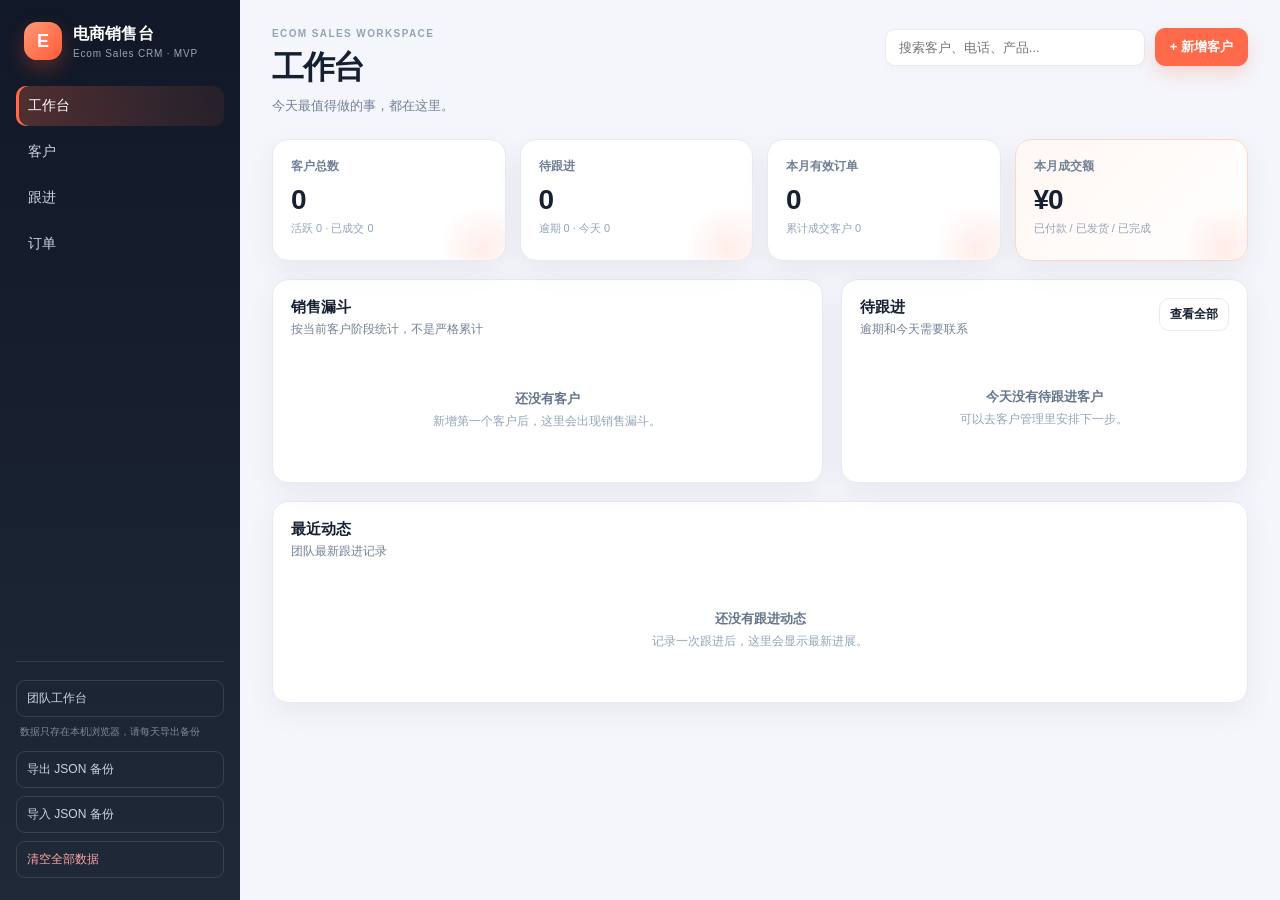
<file: index.html>
<!doctype html>
<html lang="zh-CN">
<head>
  <meta charset="utf-8">
  <meta name="viewport" content="width=device-width, initial-scale=1">
  <meta name="color-scheme" content="light">
  <title>电商销售台 · Ecom Sales CRM</title>
  <link rel="manifest" href="manifest.webmanifest">
  <link rel="icon" href="icon.svg" type="image/svg+xml">
  <meta name="theme-color" content="#111827">
  <link rel="stylesheet" href="styles.css">
</head>
<body>
  <div class="app">
    <aside class="sidebar">
      <div class="brand">
        <div class="logo">E</div>
        <div>
          <h2>电商销售台</h2>
          <p>Ecom Sales CRM · MVP</p>
        </div>
      </div>

      <nav class="nav" aria-label="主导航">
        <button type="button" class="nav-item active" data-view="dashboard">
          工作台<span id="navDueBadge" class="nav-badge hidden">0</span>
        </button>
        <button type="button" class="nav-item" data-view="customers">客户</button>
        <button type="button" class="nav-item" data-view="followups">
          跟进<span id="navFollowupBadge" class="nav-badge hidden">0</span>
        </button>
        <button type="button" class="nav-item" data-view="orders">
          订单<span id="navOrderBadge" class="nav-badge hidden">0</span>
        </button>
      </nav>

      <div class="sidebar-footer">
        <div class="save-note">数据只存在本机浏览器，请每天导出备份</div>
        <button type="button" class="ghost-dark" id="exportBtn">导出 JSON 备份</button>
        <button type="button" class="ghost-dark" id="importBtn">导入 JSON 备份</button>
        <button type="button" class="ghost-dark danger-text" id="resetBtn">清空全部数据</button>
        <input id="importFile" type="file" accept=".json,application/json" hidden>
      </div>
    </aside>

    <main>
      <header class="topbar">
        <div>
          <p class="eyebrow">ECOM SALES WORKSPACE</p>
          <h1 id="pageTitle">工作台</h1>
          <p id="pageSubtitle">今天最值得做的事，都在这里。</p>
        </div>
        <div class="top-actions">
          <label class="search-box">
            <input id="globalSearch" type="search" placeholder="搜索客户、电话、产品...">
          </label>
          <button type="button" class="btn primary" id="addCustomerBtn">+ 新增客户</button>
        </div>
      </header>

      <section id="view-dashboard" class="view active">
        <div class="kpi-grid">
          <div class="kpi">
            <div class="kpi-label">客户总数</div>
            <div class="kpi-value" id="kpiTotal">0</div>
            <div class="kpi-note" id="kpiTotalNote">—</div>
          </div>
          <div class="kpi">
            <div class="kpi-label">待跟进</div>
            <div class="kpi-value" id="kpiDue">0</div>
            <div class="kpi-note" id="kpiDueNote">—</div>
          </div>
          <div class="kpi">
            <div class="kpi-label">本月有效订单</div>
            <div class="kpi-value" id="kpiWon">0</div>
            <div class="kpi-note" id="kpiWonNote">—</div>
          </div>
          <div class="kpi accent-kpi">
            <div class="kpi-label">本月成交额</div>
            <div class="kpi-value" id="kpiRevenue">¥0</div>
            <div class="kpi-note" id="kpiRevenueNote">—</div>
          </div>
        </div>

        <div class="grid-2">
          <div class="panel">
            <div class="panel-head">
              <div><h3>销售漏斗</h3><p>按当前客户阶段统计，不是严格累计</p></div>
            </div>
            <div id="funnel" class="funnel"></div>
          </div>
          <div class="panel">
            <div class="panel-head">
              <div><h3>待跟进</h3><p>逾期和今天需要联系</p></div>
              <button type="button" class="btn small" data-view-link="followups">查看全部</button>
            </div>
            <div id="todayList"></div>
          </div>
        </div>

        <div class="panel recent-panel">
          <div class="panel-head">
            <div><h3>最近动态</h3><p>团队最新跟进记录</p></div>
          </div>
          <div id="recentList"></div>
        </div>
      </section>

      <section id="view-customers" class="view">
        <div class="panel">
          <div class="panel-head">
            <div><h3>客户管理</h3><p id="customerCountLabel">—</p></div>
            <div class="filters">
              <select id="statusFilter" class="select-compact" aria-label="按状态筛选">
                <option value="all">全部状态</option>
                <option value="new">新线索</option>
                <option value="contacted">已联系</option>
                <option value="qualified">有意向</option>
                <option value="quoted">已报价</option>
                <option value="won">已成交</option>
                <option value="lost">已流失</option>
              </select>
              <select id="sourceFilter" class="select-compact" aria-label="按来源筛选">
                <option value="all">全部来源</option>
                <option value="抖音">抖音</option>
                <option value="小红书">小红书</option>
                <option value="视频号">视频号</option>
                <option value="广告投放">广告投放</option>
                <option value="转介绍">转介绍</option>
                <option value="私域">私域</option>
                <option value="其他">其他</option>
              </select>
              <button type="button" class="btn small" id="importCsvBtn">导入 CSV</button>
              <input id="importCsvFile" type="file" accept=".csv,text/csv" hidden>
              <button type="button" class="btn small" id="exportCsvBtn">导出 CSV</button>
            </div>
          </div>
          <div class="table-wrap">
            <table>
              <thead>
                <tr>
                  <th>客户</th>
                  <th>来源</th>
                  <th>意向产品</th>
                  <th>状态</th>
                  <th>优先级</th>
                  <th>下次跟进</th>
                  <th>负责人</th>
                  <th>操作</th>
                </tr>
              </thead>
              <tbody id="customerTableBody"></tbody>
            </table>
          </div>
        </div>
      </section>

      <section id="view-followups" class="view">
        <div class="kpi-grid three">
          <div class="kpi">
            <div class="kpi-label">已逾期</div>
            <div class="kpi-value" id="followupOverdue">0</div>
            <div class="kpi-note">需要优先联系</div>
          </div>
          <div class="kpi">
            <div class="kpi-label">今天跟进</div>
            <div class="kpi-value" id="followupToday">0</div>
            <div class="kpi-note">今天约定好的客户</div>
          </div>
          <div class="kpi">
            <div class="kpi-label">未来 7 天</div>
            <div class="kpi-value" id="followupUpcoming">0</div>
            <div class="kpi-note">提前准备，不要临时抱佛脚</div>
          </div>
        </div>

        <div class="panel">
          <div class="panel-head">
            <div><h3>跟进队列</h3><p>按逾期、今天、未来 7 天分组</p></div>
            <button type="button" class="btn primary small" id="newFollowupBtn">+ 新增跟进</button>
          </div>
          <div id="followupGroups"></div>
        </div>
      </section>

      <section id="view-orders" class="view">
        <div class="kpi-grid">
          <div class="kpi">
            <div class="kpi-label">订单数</div>
            <div class="kpi-value" id="orderTotal">0</div>
            <div class="kpi-note">全部订单</div>
          </div>
          <div class="kpi">
            <div class="kpi-label">待付款</div>
            <div class="kpi-value" id="orderPendingAmount">¥0</div>
            <div class="kpi-note">需要催付的金额</div>
          </div>
          <div class="kpi">
            <div class="kpi-label">已收款</div>
            <div class="kpi-value" id="orderReceivedAmount">¥0</div>
            <div class="kpi-note">已付款/已发货/已完成</div>
          </div>
          <div class="kpi">
            <div class="kpi-label">退款</div>
            <div class="kpi-value" id="orderRefundAmount">¥0</div>
            <div class="kpi-note">需要复盘的金额</div>
          </div>
        </div>

        <div class="panel">
          <div class="panel-head">
            <div><h3>订单</h3><p>从报价到回款，记录每一笔成交</p></div>
            <div class="filters">
              <select id="orderStatusFilter" class="select-compact" aria-label="按订单状态筛选">
                <option value="all">全部状态</option>
                <option value="pending">待付款</option>
                <option value="paid">已付款</option>
                <option value="shipped">已发货</option>
                <option value="completed">已完成</option>
                <option value="refunded">已退款</option>
              </select>
              <button type="button" class="btn primary small" id="newOrderBtn">+ 新建订单</button>
            </div>
          </div>
          <div class="table-wrap">
            <table>
              <thead>
                <tr>
                  <th>客户</th>
                  <th>产品</th>
                  <th>金额</th>
                  <th>状态</th>
                  <th>创建时间</th>
                  <th>操作</th>
                </tr>
              </thead>
              <tbody id="orderTableBody"></tbody>
            </table>
          </div>
        </div>
      </section>
    </main>
  </div>

  <aside id="customerDrawer" class="drawer hidden" aria-label="客户详情">
    <div class="drawer-head">
      <div>
        <p class="eyebrow">CUSTOMER DETAIL</p>
        <h2 id="drawerName">客户</h2>
        <div id="drawerStatus"></div>
      </div>
      <button type="button" class="icon-btn" data-action="close-panels" aria-label="关闭">×</button>
    </div>
    <div id="drawerBody"></div>
  </aside>

  <div id="overlay" class="overlay hidden"></div>

  <div id="customerModal" class="modal hidden">
    <div class="modal-head">
      <h2 id="customerModalTitle">新增客户</h2>
      <button type="button" class="icon-btn" data-action="close-modals" aria-label="关闭">×</button>
    </div>
    <form id="customerForm">
      <input id="cfId" type="hidden">
      <div class="form-grid">
        <label class="field"><span>姓名 *</span><input id="cfName" required maxlength="40" placeholder="例如：林晓雨"></label>
        <label class="field"><span>手机</span><input id="cfPhone" maxlength="30" placeholder="选填"></label>
        <label class="field"><span>微信</span><input id="cfWechat" maxlength="60" placeholder="选填"></label>
        <label class="field"><span>来源</span>
          <select id="cfSource">
            <option value="抖音">抖音</option>
            <option value="小红书">小红书</option>
            <option value="视频号">视频号</option>
            <option value="广告投放">广告投放</option>
            <option value="转介绍">转介绍</option>
            <option value="私域">私域</option>
            <option value="其他">其他</option>
          </select>
        </label>
        <label class="field"><span>意向产品</span><input id="cfProduct" maxlength="80" placeholder="例如：夏季防晒衣"></label>
        <label class="field"><span>预算</span><input id="cfBudget" type="number" min="0" step="0.01" placeholder="0"></label>
        <label class="field"><span>状态</span>
          <select id="cfStatus">
            <option value="new">新线索</option>
            <option value="contacted">已联系</option>
            <option value="qualified">有意向</option>
            <option value="quoted">已报价</option>
            <option value="won">已成交</option>
            <option value="lost">已流失</option>
          </select>
        </label>
        <label class="field"><span>优先级</span>
          <select id="cfPriority">
            <option value="high">高</option>
            <option value="medium">中</option>
            <option value="low">低</option>
          </select>
        </label>
        <label class="field"><span>负责人</span><input id="cfOwner" maxlength="30" placeholder="例如：小周"></label>
        <label class="field"><span>下次跟进</span><input id="cfNextFollowUp" type="date"></label>
        <label class="field span-2"><span>标签（逗号分隔）</span><input id="cfTags" maxlength="120" placeholder="高意向, 防晒, 老客"></label>
        <label class="field span-2"><span>备注</span><textarea id="cfNotes" rows="3" maxlength="500" placeholder="记录客户需求、顾虑和沟通重点"></textarea></label>
      </div>
      <div class="form-actions">
        <button type="button" class="btn" data-action="close-modals">取消</button>
        <button type="submit" class="btn primary">保存客户</button>
      </div>
    </form>
  </div>

  <div id="followupModal" class="modal hidden">
    <div class="modal-head">
      <h2>新增跟进</h2>
      <button type="button" class="icon-btn" data-action="close-modals" aria-label="关闭">×</button>
    </div>
    <form id="followupForm">
      <div class="form-grid">
        <label class="field span-2"><span>客户 *</span><select id="ffCustomer" required></select></label>
        <label class="field"><span>沟通方式</span>
          <select id="ffType">
            <option value="微信">微信</option>
            <option value="电话">电话</option>
            <option value="面谈">面谈</option>
            <option value="直播">直播</option>
            <option value="其他">其他</option>
          </select>
        </label>
        <label class="field"><span>下次跟进</span><input id="ffNextFollowUp" type="date"></label>
        <label class="field span-2"><span>沟通内容 *</span><textarea id="ffContent" rows="4" required maxlength="800" placeholder="客户说了什么？顾虑是什么？下一步约定是什么？"></textarea></label>
      </div>
      <div class="form-actions">
        <button type="button" class="btn" data-action="close-modals">取消</button>
        <button type="submit" class="btn primary">保存跟进</button>
      </div>
    </form>
  </div>

  <div id="orderModal" class="modal hidden">
    <div class="modal-head">
      <h2>新建订单</h2>
      <button type="button" class="icon-btn" data-action="close-modals" aria-label="关闭">×</button>
    </div>
    <form id="orderForm">
      <div class="form-grid">
        <label class="field span-2"><span>客户 *</span><select id="ofCustomer" required></select></label>
        <label class="field"><span>产品 *</span><input id="ofProduct" required maxlength="100" placeholder="例如：防晒衣 x 2"></label>
        <label class="field"><span>金额 *</span><input id="ofAmount" type="number" required min="0.01" step="0.01" placeholder="0"></label>
        <label class="field"><span>订单状态</span>
          <select id="ofStatus">
            <option value="pending">待付款</option>
            <option value="paid">已付款</option>
            <option value="shipped">已发货</option>
            <option value="completed">已完成</option>
            <option value="refunded">已退款</option>
          </select>
        </label>
      </div>
      <div class="form-actions">
        <button type="button" class="btn" data-action="close-modals">取消</button>
        <button type="submit" class="btn primary">保存订单</button>
      </div>
    </form>
  </div>

  <div id="toast" class="toast hidden" role="status"></div>

  <script src="app.js"></script>
</body>
</html>
</file>
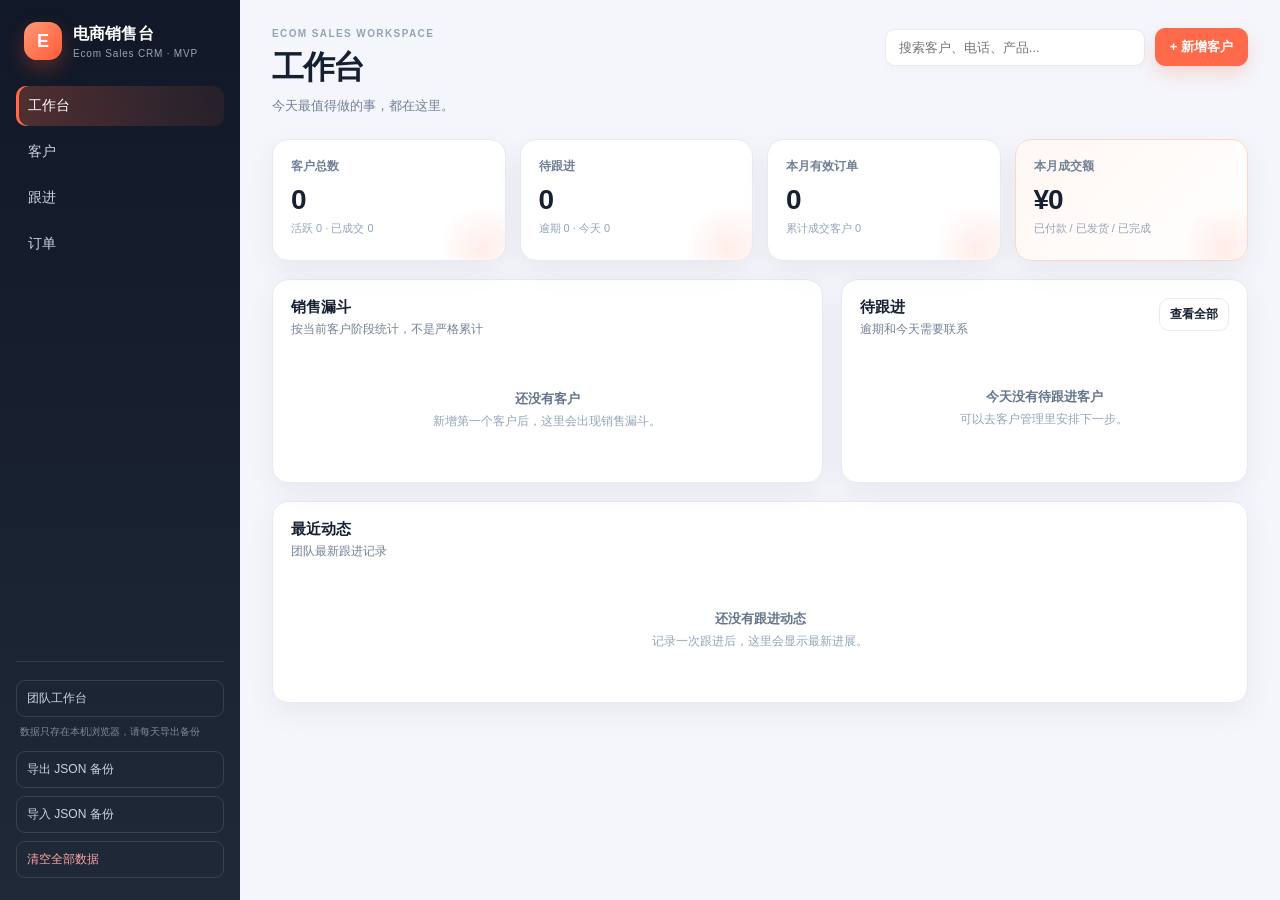
<file: single.html>
<!doctype html>
<html lang="zh-CN">
<head>
  <meta charset="utf-8">
  <meta name="viewport" content="width=device-width, initial-scale=1">
  <meta name="color-scheme" content="light">
  <title>电商销售台 · Ecom Sales CRM</title>
  <link rel="manifest" href="manifest.webmanifest">
  <link rel="icon" href="icon.svg" type="image/svg+xml">
  <meta name="theme-color" content="#111827">
  <style>
:root {
  --bg: #f4f6fb;
  --surface: #ffffff;
  --ink: #172033;
  --muted: #718096;
  --line: #e6eaf2;
  --accent: #ff6b4a;
  --accent-dark: #e85535;
  --teal: #0f9d8a;
  --navy: #111827;
  --shadow: 0 10px 30px rgba(17, 24, 39, .06);
}

* { box-sizing: border-box; }
html, body { min-height: 100%; }
body {
  margin: 0;
  background: var(--bg);
  color: var(--ink);
  font-family: -apple-system, BlinkMacSystemFont, "Segoe UI", "Microsoft YaHei", "PingFang SC", sans-serif;
  -webkit-font-smoothing: antialiased;
}
button, input, select, textarea { font: inherit; }
button { cursor: pointer; }
.hidden { display: none !important; }

.app {
  display: grid;
  grid-template-columns: 240px minmax(0, 1fr);
  min-height: 100vh;
}

.sidebar {
  position: sticky;
  top: 0;
  height: 100vh;
  display: flex;
  flex-direction: column;
  padding: 22px 16px;
  background: linear-gradient(180deg, #111827 0%, #1f2937 100%);
  color: #fff;
}

.brand { display: flex; align-items: center; gap: 11px; padding: 0 8px 26px; }
.logo {
  width: 38px; height: 38px; flex: 0 0 38px;
  display: grid; place-items: center;
  border-radius: 13px;
  background: linear-gradient(135deg, #ff9a76, #ff5a36);
  box-shadow: 0 8px 20px rgba(255, 90, 54, .28);
  font-weight: 900; font-size: 18px;
}
.brand h2 { margin: 0; font-size: 16px; letter-spacing: .01em; }
.brand p { margin: 3px 0 0; color: #9ca3af; font-size: 10px; letter-spacing: .08em; }

.nav { display: flex; flex-direction: column; gap: 6px; }
.nav-item {
  display: flex; align-items: center; gap: 8px;
  width: 100%; padding: 11px 12px;
  border: 0; border-radius: 10px;
  background: transparent; color: #cbd5e1;
  font-size: 14px; text-align: left;
  transition: background .16s ease, color .16s ease;
}
.nav-item:hover { background: rgba(255,255,255,.08); color: #fff; }
.nav-item.active {
  background: linear-gradient(90deg, rgba(255,107,74,.26), rgba(255,107,74,.08));
  color: #fff;
  box-shadow: inset 3px 0 0 var(--accent);
}
.nav-badge {
  margin-left: auto; min-width: 19px; padding: 1px 6px;
  border-radius: 20px; background: var(--accent); color: #fff;
  font-size: 11px; text-align: center;
}

.sidebar-footer {
  margin-top: auto; display: grid; gap: 8px;
  padding-top: 18px; border-top: 1px solid rgba(255,255,255,.1);
}
.save-note { color: #7f8a9b; font-size: 10px; padding: 0 4px 4px; }
.ghost-dark {
  width: 100%; padding: 9px 10px;
  border: 1px solid rgba(255,255,255,.12); border-radius: 9px;
  background: transparent; color: #cbd5e1; font-size: 12px; text-align: left;
}
.ghost-dark:hover { background: rgba(255,255,255,.08); color: #fff; }
.danger-text { color: #fca5a5; }

main { min-width: 0; padding: 28px 32px 56px; }
.topbar {
  display: flex; justify-content: space-between; align-items: flex-start;
  gap: 20px; margin-bottom: 24px;
}
.eyebrow {
  margin: 0 0 7px; color: #94a3b8;
  font-size: 10px; font-weight: 800; letter-spacing: .14em;
}
h1 { margin: 0; font-size: clamp(24px, 3vw, 32px); letter-spacing: -.04em; }
#pageSubtitle { margin: 7px 0 0; color: var(--muted); font-size: 13px; }
.top-actions { display: flex; align-items: center; gap: 10px; flex-wrap: wrap; justify-content: flex-end; }
.search-box input {
  width: min(260px, 48vw); padding: 10px 13px;
  border: 1px solid var(--line); border-radius: 10px;
  background: var(--surface); color: var(--ink); outline: none;
  box-shadow: 0 2px 8px rgba(17,24,39,.03);
  font-size: 13px;
}
.search-box input:focus { border-color: #fca58f; box-shadow: 0 0 0 3px rgba(255,107,74,.1); }

.btn {
  display: inline-flex; align-items: center; justify-content: center; gap: 6px;
  padding: 9px 14px; border: 1px solid var(--line); border-radius: 10px;
  background: var(--surface); color: var(--ink);
  font-size: 13px; font-weight: 700; white-space: nowrap;
  transition: transform .12s ease, box-shadow .16s ease, background .16s ease;
}
.btn:hover { background: #fbfcff; box-shadow: 0 5px 14px rgba(17,24,39,.06); }
.btn:active { transform: translateY(1px); }
.btn.primary {
  border-color: var(--accent); background: var(--accent); color: #fff;
  box-shadow: 0 8px 18px rgba(255,107,74,.22);
}
.btn.primary:hover { background: var(--accent-dark); box-shadow: 0 10px 22px rgba(255,107,74,.26); }
.btn.small { padding: 7px 10px; font-size: 12px; }
.btn.tiny { padding: 5px 8px; font-size: 11px; }
.btn.danger { border-color: #fecaca; background: #fff5f5; color: #dc2626; }
.btn.danger:hover { background: #fee2e2; }
.icon-btn {
  width: 34px; height: 34px; flex: 0 0 34px;
  display: grid; place-items: center;
  border: 1px solid var(--line); border-radius: 10px;
  background: #fff; color: #64748b; font-size: 21px; line-height: 1;
}
.icon-btn:hover { background: #f8fafc; color: var(--ink); }

.view { display: none; }
.view.active { display: block; }

.kpi-grid { display: grid; grid-template-columns: repeat(4, minmax(0, 1fr)); gap: 14px; margin-bottom: 18px; }
.kpi-grid.three { grid-template-columns: repeat(3, minmax(0, 1fr)); }
.kpi {
  position: relative; overflow: hidden;
  min-height: 122px; padding: 18px;
  border: 1px solid var(--line); border-radius: 16px;
  background: var(--surface); box-shadow: var(--shadow);
}
.kpi::after {
  content: ""; position: absolute; right: -24px; bottom: -34px;
  width: 92px; height: 92px; border-radius: 50%;
  background: radial-gradient(circle, rgba(255,107,74,.12), transparent 68%);
}
.kpi.accent-kpi { background: linear-gradient(135deg, #fff7f3, #fff); border-color: #ffd6c9; }
.kpi-label { color: var(--muted); font-size: 12px; font-weight: 700; }
.kpi-value { margin: 9px 0 5px; font-size: 28px; font-weight: 850; letter-spacing: -.04em; }
.kpi-note { color: #94a3b8; font-size: 11px; }

.panel {
  margin-bottom: 18px; padding: 18px;
  border: 1px solid var(--line); border-radius: 16px;
  background: var(--surface); box-shadow: var(--shadow);
}
.panel-head {
  display: flex; justify-content: space-between; align-items: flex-start;
  gap: 14px; margin-bottom: 16px;
}
.panel-head h3 { margin: 0; font-size: 15px; }
.panel-head p { margin: 4px 0 0; color: var(--muted); font-size: 12px; }
.grid-2 { display: grid; grid-template-columns: 1.15fr .85fr; gap: 18px; }
.recent-panel { margin-top: 0; }

.funnel { display: grid; gap: 15px; padding-top: 2px; }
.funnel-row { display: grid; gap: 7px; }
.funnel-top { display: flex; justify-content: space-between; align-items: center; gap: 12px; font-size: 12px; }
.funnel-top span:first-child { color: #475569; font-weight: 700; }
.funnel-top span:last-child { color: var(--muted); }
.funnel-top strong { color: var(--ink); font-size: 14px; }
.funnel-top em { margin-left: 5px; color: #94a3b8; font-style: normal; font-size: 10px; }
.funnel-track { height: 9px; overflow: hidden; border-radius: 99px; background: #f1f5f9; }
.funnel-fill { height: 100%; min-width: 0; border-radius: inherit; background: linear-gradient(90deg, #ff9a76, #ff6b4a); transition: width .35s ease; }
.funnel-fill.f2 { background: linear-gradient(90deg, #67e8f9, #06b6d4); }
.funnel-fill.f3 { background: linear-gradient(90deg, #fde68a, #f59e0b); }
.funnel-fill.f4 { background: linear-gradient(90deg, #c4b5fd, #8b5cf6); }
.funnel-fill.f5 { background: linear-gradient(90deg, #86efac, #22c55e); }

.list-item {
  display: flex; align-items: center; justify-content: space-between; gap: 14px;
  padding: 12px 0; border-bottom: 1px solid #f1f5f9;
}
.list-item:last-child { border-bottom: 0; padding-bottom: 2px; }
.list-main { min-width: 0; }
.list-title { display: flex; align-items: center; gap: 8px; flex-wrap: wrap; font-size: 13px; }
.list-title strong { font-size: 13px; }
.list-meta { margin-top: 5px; color: var(--muted); font-size: 11px; }
.due { font-weight: 700; }
.due.overdue { color: #dc2626; }
.due.today { color: #c2410c; }
.due.soon { color: #0f766e; }
.due.muted { color: #94a3b8; font-weight: 500; }

.activity-item { display: flex; gap: 11px; padding: 12px 0; border-bottom: 1px solid #f1f5f9; }
.activity-item:last-child { border-bottom: 0; padding-bottom: 2px; }
.activity-dot { width: 8px; height: 8px; flex: 0 0 8px; margin-top: 6px; border-radius: 50%; background: var(--teal); box-shadow: 0 0 0 4px rgba(15,157,138,.1); }
.activity-body { min-width: 0; }
.activity-head { display: flex; align-items: baseline; gap: 8px; flex-wrap: wrap; }
.activity-head strong { font-size: 13px; }
.activity-head span { color: #94a3b8; font-size: 10px; }
.activity-body p { margin: 4px 0 0; color: #64748b; font-size: 12px; line-height: 1.55; }

.filters { display: flex; align-items: center; gap: 8px; flex-wrap: wrap; justify-content: flex-end; }
.select-compact {
  max-width: 132px; padding: 8px 10px;
  border: 1px solid var(--line); border-radius: 9px;
  background: #fff; color: #475569; font-size: 12px; outline: none;
}
.select-compact:focus { border-color: #fca58f; }

.table-wrap { overflow: auto; border: 1px solid var(--line); border-radius: 12px; }
table { width: 100%; min-width: 920px; border-collapse: collapse; }
th {
  padding: 11px 14px; background: #f8fafc;
  color: #94a3b8; font-size: 10px; font-weight: 800;
  letter-spacing: .06em; text-align: left; text-transform: uppercase;
}
td { padding: 13px 14px; border-top: 1px solid var(--line); font-size: 12px; vertical-align: middle; }
tbody tr { transition: background .12s ease; }
tbody tr[data-customer-id] { cursor: pointer; }
tbody tr[data-customer-id]:hover { background: #fbfcff; }
.customer-inline { display: flex; align-items: center; gap: 10px; min-width: 160px; }
.avatar {
  width: 34px; height: 34px; flex: 0 0 34px;
  display: grid; place-items: center;
  border-radius: 11px; background: #fff1ec; color: #c2410c;
  font-size: 13px; font-weight: 850;
}
.customer-inline strong { display: block; font-size: 12px; }
.customer-inline span { display: block; max-width: 170px; overflow: hidden; margin-top: 3px; color: #94a3b8; font-size: 10px; text-overflow: ellipsis; white-space: nowrap; }
.source-chip, .mini-tag, .count-pill {
  display: inline-flex; align-items: center; padding: 3px 7px;
  border-radius: 6px; background: #f1f5f9; color: #64748b;
  font-size: 10px; font-weight: 700; white-space: nowrap;
}
.product-cell { min-width: 130px; color: #475569; }
.mini-tags { display: flex; gap: 4px; flex-wrap: wrap; margin-top: 5px; }
.mini-tag { background: #eef2ff; color: #4f46e5; }
.row-actions { display: flex; gap: 6px; white-space: nowrap; }

.badge { display: inline-flex; align-items: center; padding: 4px 8px; border-radius: 999px; font-size: 10px; font-weight: 800; white-space: nowrap; }
.badge.new { background: #eef2ff; color: #4f46e5; }
.badge.contacted { background: #e0f2fe; color: #0369a1; }
.badge.qualified { background: #fef3c7; color: #b45309; }
.badge.quoted { background: #ede9fe; color: #6d28d9; }
.badge.won { background: #dcfce7; color: #15803d; }
.badge.lost { background: #f1f5f9; color: #64748b; }
.badge-order.pending { background: #fef3c7; color: #b45309; }
.badge-order.paid { background: #dbeafe; color: #1d4ed8; }
.badge-order.shipped { background: #e0f2fe; color: #0369a1; }
.badge-order.completed { background: #dcfce7; color: #15803d; }
.badge-order.refunded { background: #fee2e2; color: #b91c1c; }
.priority { display: inline-flex; align-items: center; gap: 5px; color: #64748b; font-size: 11px; }
.priority::before { content: ""; width: 6px; height: 6px; border-radius: 50%; background: #cbd5e1; }
.priority.high { color: #dc2626; }
.priority.high::before { background: #ef4444; }
.priority.medium { color: #b45309; }
.priority.medium::before { background: #f59e0b; }
.priority.low { color: #64748b; }

.followup-group { padding: 2px 0 15px; }
.followup-group + .followup-group { padding-top: 15px; border-top: 1px solid #f1f5f9; }
.group-head { display: flex; justify-content: space-between; align-items: center; gap: 12px; margin-bottom: 6px; }
.group-head h4 { margin: 0; font-size: 13px; }
.group-head p { margin: 3px 0 0; color: #94a3b8; font-size: 11px; }

.empty { padding: 34px 20px; text-align: center; color: #94a3b8; }
.empty strong { display: block; margin-bottom: 5px; color: #64748b; font-size: 13px; }
.empty p { margin: 0; font-size: 12px; }
.empty.small { padding: 18px 10px; }
.empty.small p { font-size: 11px; }

.drawer {
  position: fixed; top: 0; right: 0; z-index: 60;
  width: min(520px, 100vw); height: 100vh; overflow-y: auto;
  padding: 24px; background: #fff;
  box-shadow: -20px 0 55px rgba(15,23,42,.16);
}
.drawer-head { display: flex; justify-content: space-between; align-items: flex-start; gap: 12px; padding-bottom: 18px; border-bottom: 1px solid var(--line); }
.drawer-head h2 { margin: 0 0 7px; font-size: 23px; letter-spacing: -.03em; }
.drawer-actions { display: flex; gap: 8px; flex-wrap: wrap; margin: 18px 0 4px; }
.detail-grid { display: grid; grid-template-columns: 1fr 1fr; gap: 10px; margin: 16px 0; }
.detail-grid > div { padding: 10px; border: 1px solid var(--line); border-radius: 10px; background: #f8fafc; }
.detail-grid span { display: block; margin-bottom: 4px; color: #94a3b8; font-size: 10px; }
.detail-grid strong { display: block; overflow: hidden; font-size: 12px; text-overflow: ellipsis; white-space: nowrap; }
.suggestion { margin: 14px 0; padding: 12px 13px; border: 1px solid #fed7aa; border-radius: 12px; background: linear-gradient(135deg, #fff7ed, #fff1f2); font-size: 12px; line-height: 1.65; }
.suggestion span { display: block; margin-bottom: 4px; color: #c2410c; font-size: 10px; font-weight: 850; letter-spacing: .04em; }
.suggestion p { margin: 0; color: #7c2d12; }
.detail-section { padding: 16px 0; border-top: 1px solid #f1f5f9; }
.detail-section h4 { margin: 0 0 10px; font-size: 12px; }
.section-head { display: flex; justify-content: space-between; align-items: center; gap: 10px; margin-bottom: 10px; }
.section-head h4 { margin: 0; }
.notes { margin: 0; color: #475569; font-size: 12px; line-height: 1.7; white-space: pre-wrap; }
.timeline { display: grid; gap: 13px; }
.timeline-item { position: relative; display: flex; gap: 10px; }
.timeline-dot { width: 8px; height: 8px; flex: 0 0 8px; margin-top: 5px; border-radius: 50%; background: var(--teal); box-shadow: 0 0 0 4px rgba(15,157,138,.1); }
.timeline-body { min-width: 0; }
.timeline-head { display: flex; justify-content: space-between; gap: 10px; align-items: baseline; }
.timeline-head strong { font-size: 12px; }
.timeline-head span { color: #94a3b8; font-size: 10px; white-space: nowrap; }
.timeline-body p { margin: 4px 0 0; color: #475569; font-size: 12px; line-height: 1.6; }
.timeline-body small { display: block; margin-top: 5px; color: #0f766e; font-size: 10px; }
.mini-orders { display: grid; gap: 8px; }
.mini-order { display: flex; justify-content: space-between; align-items: center; gap: 12px; padding: 10px; border: 1px solid var(--line); border-radius: 10px; background: #fbfcff; }
.mini-order > div { min-width: 0; }
.mini-order strong { display: block; font-size: 12px; }
.mini-order span { display: block; margin-top: 3px; color: #94a3b8; font-size: 10px; }
.mini-order > div:last-child { text-align: right; }

.overlay { position: fixed; inset: 0; z-index: 50; background: rgba(15,23,42,.5); backdrop-filter: blur(2px); }
.modal {
  position: fixed; left: 50%; top: 50%; z-index: 70;
  width: min(640px, calc(100vw - 32px)); max-height: 90vh; overflow-y: auto;
  padding: 22px; border-radius: 18px; background: #fff;
  box-shadow: 0 30px 80px rgba(15,23,42,.24);
  transform: translate(-50%, -50%);
}
.modal-head { display: flex; justify-content: space-between; align-items: center; gap: 12px; margin-bottom: 18px; }
.modal-head h2 { margin: 0; font-size: 19px; letter-spacing: -.02em; }
.form-grid { display: grid; grid-template-columns: 1fr 1fr; gap: 13px; }
.field { display: flex; flex-direction: column; gap: 6px; color: #475569; font-size: 11px; font-weight: 750; }
.field input, .field select, .field textarea {
  width: 100%; padding: 10px 11px;
  border: 1px solid #dbe2ea; border-radius: 9px;
  background: #fff; color: var(--ink); outline: none; font-size: 13px;
  transition: border .15s ease, box-shadow .15s ease;
}
.field input:focus, .field select:focus, .field textarea:focus { border-color: #fca58f; box-shadow: 0 0 0 3px rgba(255,107,74,.09); }
.field textarea { resize: vertical; line-height: 1.55; }
.span-2 { grid-column: span 2; }
.form-actions { display: flex; justify-content: flex-end; gap: 9px; margin-top: 19px; padding-top: 16px; border-top: 1px solid var(--line); }
.toast {
  position: fixed; left: 50%; bottom: 26px; z-index: 100;
  max-width: calc(100vw - 32px); padding: 11px 17px;
  border-radius: 11px; background: #111827; color: #fff;
  box-shadow: 0 12px 30px rgba(15,23,42,.2);
  font-size: 13px; transform: translateX(-50%);
}

@media (max-width: 1050px) {
  .kpi-grid { grid-template-columns: repeat(2, minmax(0, 1fr)); }
  .grid-2 { grid-template-columns: 1fr; }
}

@media (max-width: 860px) {
  .app { display: block; }
  .sidebar {
    position: fixed; left: 0; right: 0; bottom: 0; z-index: 80;
    width: 100%; height: 66px; padding: 7px 10px;
    flex-direction: row; align-items: center;
    border-top: 1px solid rgba(255,255,255,.12);
  }
  .brand, .sidebar-footer { display: none; }
  .nav { flex: 1; flex-direction: row; gap: 2px; }
  .nav-item { flex: 1; justify-content: center; padding: 9px 4px; font-size: 11px; text-align: center; }
  .nav-item.active { box-shadow: inset 0 -3px 0 var(--accent); background: rgba(255,107,74,.12); }
  .nav-badge { margin-left: 0; }
  main { padding: 20px 14px 92px; }
  .topbar { flex-direction: column; align-items: stretch; gap: 14px; }
  .top-actions { justify-content: stretch; }
  .top-actions .search-box { flex: 1; }
  .search-box input { width: 100%; }
  .top-actions .btn { flex: 0 0 auto; }
  .panel { padding: 14px; }
  .panel-head { flex-direction: column; align-items: stretch; }
  .filters { justify-content: flex-start; }
  .kpi-grid.three { grid-template-columns: 1fr 1fr; }
  .drawer { width: 100vw; padding: 18px; }
  .form-grid { grid-template-columns: 1fr; }
  .span-2 { grid-column: span 1; }
}

@media (max-width: 520px) {
  .kpi-grid, .kpi-grid.three { grid-template-columns: 1fr; }
  .kpi { min-height: 100px; }
  .kpi-value { font-size: 25px; }
  .list-item { align-items: flex-start; }
  .detail-grid { grid-template-columns: 1fr; }
  .modal { width: calc(100vw - 20px); padding: 17px; }
}

</style>
</head>
<body>
  <div class="app">
    <aside class="sidebar">
      <div class="brand">
        <div class="logo">E</div>
        <div>
          <h2>电商销售台</h2>
          <p>Ecom Sales CRM · MVP</p>
        </div>
      </div>

      <nav class="nav" aria-label="主导航">
        <button type="button" class="nav-item active" data-view="dashboard">
          工作台<span id="navDueBadge" class="nav-badge hidden">0</span>
        </button>
        <button type="button" class="nav-item" data-view="customers">客户</button>
        <button type="button" class="nav-item" data-view="followups">
          跟进<span id="navFollowupBadge" class="nav-badge hidden">0</span>
        </button>
        <button type="button" class="nav-item" data-view="orders">
          订单<span id="navOrderBadge" class="nav-badge hidden">0</span>
        </button>
      </nav>

      <div class="sidebar-footer">
        <div class="save-note">数据只存在本机浏览器，请每天导出备份</div>
        <button type="button" class="ghost-dark" id="exportBtn">导出 JSON 备份</button>
        <button type="button" class="ghost-dark" id="importBtn">导入 JSON 备份</button>
        <button type="button" class="ghost-dark danger-text" id="resetBtn">清空全部数据</button>
        <input id="importFile" type="file" accept=".json,application/json" hidden>
      </div>
    </aside>

    <main>
      <header class="topbar">
        <div>
          <p class="eyebrow">ECOM SALES WORKSPACE</p>
          <h1 id="pageTitle">工作台</h1>
          <p id="pageSubtitle">今天最值得做的事，都在这里。</p>
        </div>
        <div class="top-actions">
          <label class="search-box">
            <input id="globalSearch" type="search" placeholder="搜索客户、电话、产品...">
          </label>
          <button type="button" class="btn primary" id="addCustomerBtn">+ 新增客户</button>
        </div>
      </header>

      <section id="view-dashboard" class="view active">
        <div class="kpi-grid">
          <div class="kpi">
            <div class="kpi-label">客户总数</div>
            <div class="kpi-value" id="kpiTotal">0</div>
            <div class="kpi-note" id="kpiTotalNote">—</div>
          </div>
          <div class="kpi">
            <div class="kpi-label">待跟进</div>
            <div class="kpi-value" id="kpiDue">0</div>
            <div class="kpi-note" id="kpiDueNote">—</div>
          </div>
          <div class="kpi">
            <div class="kpi-label">本月有效订单</div>
            <div class="kpi-value" id="kpiWon">0</div>
            <div class="kpi-note" id="kpiWonNote">—</div>
          </div>
          <div class="kpi accent-kpi">
            <div class="kpi-label">本月成交额</div>
            <div class="kpi-value" id="kpiRevenue">¥0</div>
            <div class="kpi-note" id="kpiRevenueNote">—</div>
          </div>
        </div>

        <div class="grid-2">
          <div class="panel">
            <div class="panel-head">
              <div><h3>销售漏斗</h3><p>按当前客户阶段统计，不是严格累计</p></div>
            </div>
            <div id="funnel" class="funnel"></div>
          </div>
          <div class="panel">
            <div class="panel-head">
              <div><h3>待跟进</h3><p>逾期和今天需要联系</p></div>
              <button type="button" class="btn small" data-view-link="followups">查看全部</button>
            </div>
            <div id="todayList"></div>
          </div>
        </div>

        <div class="panel recent-panel">
          <div class="panel-head">
            <div><h3>最近动态</h3><p>团队最新跟进记录</p></div>
          </div>
          <div id="recentList"></div>
        </div>
      </section>

      <section id="view-customers" class="view">
        <div class="panel">
          <div class="panel-head">
            <div><h3>客户管理</h3><p id="customerCountLabel">—</p></div>
            <div class="filters">
              <select id="statusFilter" class="select-compact" aria-label="按状态筛选">
                <option value="all">全部状态</option>
                <option value="new">新线索</option>
                <option value="contacted">已联系</option>
                <option value="qualified">有意向</option>
                <option value="quoted">已报价</option>
                <option value="won">已成交</option>
                <option value="lost">已流失</option>
              </select>
              <select id="sourceFilter" class="select-compact" aria-label="按来源筛选">
                <option value="all">全部来源</option>
                <option value="抖音">抖音</option>
                <option value="小红书">小红书</option>
                <option value="视频号">视频号</option>
                <option value="广告投放">广告投放</option>
                <option value="转介绍">转介绍</option>
                <option value="私域">私域</option>
                <option value="其他">其他</option>
              </select>
              <button type="button" class="btn small" id="importCsvBtn">导入 CSV</button>
              <input id="importCsvFile" type="file" accept=".csv,text/csv" hidden>
              <button type="button" class="btn small" id="exportCsvBtn">导出 CSV</button>
            </div>
          </div>
          <div class="table-wrap">
            <table>
              <thead>
                <tr>
                  <th>客户</th>
                  <th>来源</th>
                  <th>意向产品</th>
                  <th>状态</th>
                  <th>优先级</th>
                  <th>下次跟进</th>
                  <th>负责人</th>
                  <th>操作</th>
                </tr>
              </thead>
              <tbody id="customerTableBody"></tbody>
            </table>
          </div>
        </div>
      </section>

      <section id="view-followups" class="view">
        <div class="kpi-grid three">
          <div class="kpi">
            <div class="kpi-label">已逾期</div>
            <div class="kpi-value" id="followupOverdue">0</div>
            <div class="kpi-note">需要优先联系</div>
          </div>
          <div class="kpi">
            <div class="kpi-label">今天跟进</div>
            <div class="kpi-value" id="followupToday">0</div>
            <div class="kpi-note">今天约定好的客户</div>
          </div>
          <div class="kpi">
            <div class="kpi-label">未来 7 天</div>
            <div class="kpi-value" id="followupUpcoming">0</div>
            <div class="kpi-note">提前准备，不要临时抱佛脚</div>
          </div>
        </div>

        <div class="panel">
          <div class="panel-head">
            <div><h3>跟进队列</h3><p>按逾期、今天、未来 7 天分组</p></div>
            <button type="button" class="btn primary small" id="newFollowupBtn">+ 新增跟进</button>
          </div>
          <div id="followupGroups"></div>
        </div>
      </section>

      <section id="view-orders" class="view">
        <div class="kpi-grid">
          <div class="kpi">
            <div class="kpi-label">订单数</div>
            <div class="kpi-value" id="orderTotal">0</div>
            <div class="kpi-note">全部订单</div>
          </div>
          <div class="kpi">
            <div class="kpi-label">待付款</div>
            <div class="kpi-value" id="orderPendingAmount">¥0</div>
            <div class="kpi-note">需要催付的金额</div>
          </div>
          <div class="kpi">
            <div class="kpi-label">已收款</div>
            <div class="kpi-value" id="orderReceivedAmount">¥0</div>
            <div class="kpi-note">已付款/已发货/已完成</div>
          </div>
          <div class="kpi">
            <div class="kpi-label">退款</div>
            <div class="kpi-value" id="orderRefundAmount">¥0</div>
            <div class="kpi-note">需要复盘的金额</div>
          </div>
        </div>

        <div class="panel">
          <div class="panel-head">
            <div><h3>订单</h3><p>从报价到回款，记录每一笔成交</p></div>
            <div class="filters">
              <select id="orderStatusFilter" class="select-compact" aria-label="按订单状态筛选">
                <option value="all">全部状态</option>
                <option value="pending">待付款</option>
                <option value="paid">已付款</option>
                <option value="shipped">已发货</option>
                <option value="completed">已完成</option>
                <option value="refunded">已退款</option>
              </select>
              <button type="button" class="btn primary small" id="newOrderBtn">+ 新建订单</button>
            </div>
          </div>
          <div class="table-wrap">
            <table>
              <thead>
                <tr>
                  <th>客户</th>
                  <th>产品</th>
                  <th>金额</th>
                  <th>状态</th>
                  <th>创建时间</th>
                  <th>操作</th>
                </tr>
              </thead>
              <tbody id="orderTableBody"></tbody>
            </table>
          </div>
        </div>
      </section>
    </main>
  </div>

  <aside id="customerDrawer" class="drawer hidden" aria-label="客户详情">
    <div class="drawer-head">
      <div>
        <p class="eyebrow">CUSTOMER DETAIL</p>
        <h2 id="drawerName">客户</h2>
        <div id="drawerStatus"></div>
      </div>
      <button type="button" class="icon-btn" data-action="close-panels" aria-label="关闭">×</button>
    </div>
    <div id="drawerBody"></div>
  </aside>

  <div id="overlay" class="overlay hidden"></div>

  <div id="customerModal" class="modal hidden">
    <div class="modal-head">
      <h2 id="customerModalTitle">新增客户</h2>
      <button type="button" class="icon-btn" data-action="close-modals" aria-label="关闭">×</button>
    </div>
    <form id="customerForm">
      <input id="cfId" type="hidden">
      <div class="form-grid">
        <label class="field"><span>姓名 *</span><input id="cfName" required maxlength="40" placeholder="例如：林晓雨"></label>
        <label class="field"><span>手机</span><input id="cfPhone" maxlength="30" placeholder="选填"></label>
        <label class="field"><span>微信</span><input id="cfWechat" maxlength="60" placeholder="选填"></label>
        <label class="field"><span>来源</span>
          <select id="cfSource">
            <option value="抖音">抖音</option>
            <option value="小红书">小红书</option>
            <option value="视频号">视频号</option>
            <option value="广告投放">广告投放</option>
            <option value="转介绍">转介绍</option>
            <option value="私域">私域</option>
            <option value="其他">其他</option>
          </select>
        </label>
        <label class="field"><span>意向产品</span><input id="cfProduct" maxlength="80" placeholder="例如：夏季防晒衣"></label>
        <label class="field"><span>预算</span><input id="cfBudget" type="number" min="0" step="0.01" placeholder="0"></label>
        <label class="field"><span>状态</span>
          <select id="cfStatus">
            <option value="new">新线索</option>
            <option value="contacted">已联系</option>
            <option value="qualified">有意向</option>
            <option value="quoted">已报价</option>
            <option value="won">已成交</option>
            <option value="lost">已流失</option>
          </select>
        </label>
        <label class="field"><span>优先级</span>
          <select id="cfPriority">
            <option value="high">高</option>
            <option value="medium">中</option>
            <option value="low">低</option>
          </select>
        </label>
        <label class="field"><span>负责人</span><input id="cfOwner" maxlength="30" placeholder="例如：小周"></label>
        <label class="field"><span>下次跟进</span><input id="cfNextFollowUp" type="date"></label>
        <label class="field span-2"><span>标签（逗号分隔）</span><input id="cfTags" maxlength="120" placeholder="高意向, 防晒, 老客"></label>
        <label class="field span-2"><span>备注</span><textarea id="cfNotes" rows="3" maxlength="500" placeholder="记录客户需求、顾虑和沟通重点"></textarea></label>
      </div>
      <div class="form-actions">
        <button type="button" class="btn" data-action="close-modals">取消</button>
        <button type="submit" class="btn primary">保存客户</button>
      </div>
    </form>
  </div>

  <div id="followupModal" class="modal hidden">
    <div class="modal-head">
      <h2>新增跟进</h2>
      <button type="button" class="icon-btn" data-action="close-modals" aria-label="关闭">×</button>
    </div>
    <form id="followupForm">
      <div class="form-grid">
        <label class="field span-2"><span>客户 *</span><select id="ffCustomer" required></select></label>
        <label class="field"><span>沟通方式</span>
          <select id="ffType">
            <option value="微信">微信</option>
            <option value="电话">电话</option>
            <option value="面谈">面谈</option>
            <option value="直播">直播</option>
            <option value="其他">其他</option>
          </select>
        </label>
        <label class="field"><span>下次跟进</span><input id="ffNextFollowUp" type="date"></label>
        <label class="field span-2"><span>沟通内容 *</span><textarea id="ffContent" rows="4" required maxlength="800" placeholder="客户说了什么？顾虑是什么？下一步约定是什么？"></textarea></label>
      </div>
      <div class="form-actions">
        <button type="button" class="btn" data-action="close-modals">取消</button>
        <button type="submit" class="btn primary">保存跟进</button>
      </div>
    </form>
  </div>

  <div id="orderModal" class="modal hidden">
    <div class="modal-head">
      <h2>新建订单</h2>
      <button type="button" class="icon-btn" data-action="close-modals" aria-label="关闭">×</button>
    </div>
    <form id="orderForm">
      <div class="form-grid">
        <label class="field span-2"><span>客户 *</span><select id="ofCustomer" required></select></label>
        <label class="field"><span>产品 *</span><input id="ofProduct" required maxlength="100" placeholder="例如：防晒衣 x 2"></label>
        <label class="field"><span>金额 *</span><input id="ofAmount" type="number" required min="0.01" step="0.01" placeholder="0"></label>
        <label class="field"><span>订单状态</span>
          <select id="ofStatus">
            <option value="pending">待付款</option>
            <option value="paid">已付款</option>
            <option value="shipped">已发货</option>
            <option value="completed">已完成</option>
            <option value="refunded">已退款</option>
          </select>
        </label>
      </div>
      <div class="form-actions">
        <button type="button" class="btn" data-action="close-modals">取消</button>
        <button type="submit" class="btn primary">保存订单</button>
      </div>
    </form>
  </div>

  <div id="toast" class="toast hidden" role="status"></div>

  <script>
'use strict';

const STORAGE_KEY = 'ecom_crm_mvp_v2';

const CUSTOMER_STATUS = {
  new: { label: '新线索', className: 'new' },
  contacted: { label: '已联系', className: 'contacted' },
  qualified: { label: '有意向', className: 'qualified' },
  quoted: { label: '已报价', className: 'quoted' },
  won: { label: '已成交', className: 'won' },
  lost: { label: '已流失', className: 'lost' }
};

const ORDER_STATUS = {
  pending: { label: '待付款', className: 'pending' },
  paid: { label: '已付款', className: 'paid' },
  shipped: { label: '已发货', className: 'shipped' },
  completed: { label: '已完成', className: 'completed' },
  refunded: { label: '已退款', className: 'refunded' }
};

const PRIORITIES = { high: '高', medium: '中', low: '低' };
const SOURCES = ['抖音', '小红书', '视频号', '广告投放', '转介绍', '私域', '其他'];
const PAID_STATUSES = ['paid', 'shipped', 'completed'];
const ACTIVE_STATUSES = ['new', 'contacted', 'qualified', 'quoted'];

const VIEW_META = {
  dashboard: ['工作台', '今天最值得做的事，都在这里。'],
  customers: ['客户管理', '管理线索、客户状态和负责人。'],
  followups: ['跟进提醒', '别让高意向客户凉在列表里。'],
  orders: ['订单', '从报价到回款，记录每一笔成交。']
};

const $ = (id) => document.getElementById(id);
const pad = (n) => String(n).padStart(2, '0');

function toDateInput(date) {
  return `${date.getFullYear()}-${pad(date.getMonth() + 1)}-${pad(date.getDate())}`;
}

function addDays(days) {
  const d = new Date();
  d.setHours(12, 0, 0, 0);
  d.setDate(d.getDate() + days);
  return toDateInput(d);
}

function parseDateValue(value) {
  if (!value || typeof value !== 'string') return null;
  const parts = value.split('-').map(Number);
  if (parts.length !== 3 || parts.some((n) => Number.isNaN(n))) return null;
  const d = new Date(parts[0], parts[1] - 1, parts[2]);
  return Number.isNaN(d.getTime()) ? null : d;
}

function dayDiff(value) {
  const d = parseDateValue(value);
  if (!d) return null;
  const today = new Date();
  today.setHours(0, 0, 0, 0);
  d.setHours(0, 0, 0, 0);
  return Math.round((d - today) / 86400000);
}

function dateMeta(value) {
  const diff = dayDiff(value);
  if (diff === null) return { text: '未设置', cls: 'muted' };
  if (diff < 0) return { text: `逾期 ${Math.abs(diff)} 天`, cls: 'overdue' };
  if (diff === 0) return { text: '今天', cls: 'today' };
  if (diff === 1) return { text: '明天', cls: 'soon' };
  return { text: `${value.slice(5)} · ${diff} 天后`, cls: 'soon' };
}

function formatDateTime(value) {
  if (!value) return '—';
  const d = new Date(value);
  if (Number.isNaN(d.getTime())) return String(value);
  return `${d.getFullYear()}-${pad(d.getMonth() + 1)}-${pad(d.getDate())} ${pad(d.getHours())}:${pad(d.getMinutes())}`;
}

function isThisMonth(value) {
  const d = new Date(value);
  if (Number.isNaN(d.getTime())) return false;
  const now = new Date();
  return d.getFullYear() === now.getFullYear() && d.getMonth() === now.getMonth();
}

function formatMoney(value) {
  const n = Number(value) || 0;
  return `¥${n.toLocaleString('zh-CN', { maximumFractionDigits: 2 })}`;
}

function esc(value) {
  return String(value ?? '').replace(/[&<>"']/g, (ch) => ({
    '&': '&amp;', '<': '&lt;', '>': '&gt;', '"': '&quot;', "'": '&#39;'
  }[ch]));
}

function truncate(value, length = 70) {
  const s = String(value || '');
  return s.length > length ? `${s.slice(0, length)}…` : s;
}

function uid(prefix = 'id') {
  return `${prefix}_${Date.now().toString(36)}_${Math.random().toString(36).slice(2, 8)}`;
}

function customerById(id) {
  return state.customers.find((c) => c.id === id);
}

function orderById(id) {
  return state.orders.find((o) => o.id === id);
}

function statusBadge(status) {
  const meta = CUSTOMER_STATUS[status] || CUSTOMER_STATUS.new;
  return `<span class="badge ${meta.className}">${meta.label}</span>`;
}

function orderStatusBadge(status) {
  const safe = ORDER_STATUS[status] ? status : 'pending';
  const meta = ORDER_STATUS[safe];
  return `<span class="badge badge-order ${safe}">${meta.label}</span>`;
}

function priorityBadge(priority) {
  const safe = ['high', 'medium', 'low'].includes(priority) ? priority : 'medium';
  return `<span class="priority ${safe}">${PRIORITIES[safe]}</span>`;
}

function sourceChip(source) {
  return `<span class="source-chip">${esc(source || '其他')}</span>`;
}

function emptyState(title, desc = '') {
  return `<div class="empty"><strong>${esc(title)}</strong>${desc ? `<p>${esc(desc)}</p>` : ''}</div>`;
}

function miniEmpty(text) {
  return `<div class="empty small"><p>${esc(text)}</p></div>`;
}

function setText(id, value) {
  const el = $(id);
  if (el) el.textContent = String(value);
}

let toastTimer = null;
function toast(message) {
  const el = $('toast');
  el.textContent = message;
  el.classList.remove('hidden');
  clearTimeout(toastTimer);
  toastTimer = setTimeout(() => el.classList.add('hidden'), 2400);
}

function seedState() {
  const dateTime = (offset, time = '10:00:00') => `${addDays(offset)}T${time}`;

  const customers = [
    {
      id: 'c1', name: '林晓雨', phone: '138****2201', wechat: 'linxiaoyu88',
      source: '抖音', product: '夏季防晒衣', budget: 299, status: 'qualified',
      priority: 'high', owner: '小周', tags: ['高意向', '防晒'],
      notes: '问过面料和尺码，担心显胖。已发检测报告和尺码建议。',
      nextFollowUp: addDays(0), createdAt: dateTime(-2, '09:20:00'), lastContactAt: dateTime(-1, '10:30:00')
    },
    {
      id: 'c2', name: '陈先生', phone: '139****8710', wechat: 'chen_b2b',
      source: '小红书', product: '企业团购 T 恤', budget: 5000, status: 'quoted',
      priority: 'high', owner: '阿杰', tags: ['团购', '待确认'],
      notes: '公司团购，等老板确认数量和 logo 位置。',
      nextFollowUp: addDays(1), createdAt: dateTime(-4, '11:10:00'), lastContactAt: dateTime(-1, '16:40:00')
    },
    {
      id: 'c3', name: '王姐', phone: '136****1098', wechat: 'wangjie_shop',
      source: '转介绍', product: '童装套装 x 3', budget: 1197, status: 'won',
      priority: 'medium', owner: '小周', tags: ['老客', '已付款'],
      notes: '已付款，安排发货。到货后回访尺码是否合适。',
      nextFollowUp: addDays(7), createdAt: dateTime(-9, '14:00:00'), lastContactAt: dateTime(-3, '14:20:00')
    },
    {
      id: 'c4', name: '赵磊', phone: '137****6620', wechat: 'zhaolei_run',
      source: '抖音', product: '轻量运动鞋', budget: 599, status: 'contacted',
      priority: 'medium', owner: '阿杰', tags: ['跑步', '未回复'],
      notes: '第一次联系，问了缓震和尺码，后来没回。',
      nextFollowUp: addDays(-2), createdAt: dateTime(-5, '18:30:00'), lastContactAt: dateTime(-4, '19:10:00')
    },
    {
      id: 'c5', name: '周女士', phone: '135****7088', wechat: 'zhou_live',
      source: '抖音', product: '通勤女包', budget: 899, status: 'new',
      priority: 'high', owner: '小周', tags: ['直播间', '新线索'],
      notes: '直播间进来的线索，还没开始聊。',
      nextFollowUp: addDays(0), createdAt: dateTime(0, '08:50:00'), lastContactAt: null
    },
    {
      id: 'c6', name: '孙先生', phone: '188****3321', wechat: 'sun_custom',
      source: '广告投放', product: '工装定制', budget: 12000, status: 'qualified',
      priority: 'high', owner: '阿杰', tags: ['定制', '企业客户'],
      notes: '需要定制 logo，先确认起订量和交期。',
      nextFollowUp: addDays(3), createdAt: dateTime(-3, '10:15:00'), lastContactAt: dateTime(-1, '09:50:00')
    },
    {
      id: 'c7', name: '李同学', phone: '150****9012', wechat: 'li_student',
      source: '抖音', product: '饰品套装', budget: 129, status: 'lost',
      priority: 'low', owner: '小周', tags: ['预算不足'],
      notes: '觉得价格高，暂时不买。30 天后可回访。',
      nextFollowUp: '', createdAt: dateTime(-14, '12:20:00'), lastContactAt: dateTime(-12, '13:00:00')
    },
    {
      id: 'c8', name: '郑女士', phone: '186****4477', wechat: 'zheng_home',
      source: '私域', product: '家居服 x 2', budget: 918, status: 'won',
      priority: 'medium', owner: '小周', tags: ['老客', '复购'],
      notes: '老客复购，已签收。准备做一次好评和转介绍回访。',
      nextFollowUp: addDays(7), createdAt: dateTime(-20, '15:00:00'), lastContactAt: dateTime(-8, '11:20:00')
    }
  ];

  const followups = [
    { id: 'f1', customerId: 'c1', type: '微信', content: '发了面料检测报告和尺码建议，客户说晚上确认。', nextFollowUp: addDays(0), createdAt: dateTime(-1, '10:30:00') },
    { id: 'f2', customerId: 'c2', type: '电话', content: '确认团购数量 80 件，等老板确认 logo 位置后报价。', nextFollowUp: addDays(1), createdAt: dateTime(-1, '16:40:00') },
    { id: 'f3', customerId: 'c3', type: '微信', content: '已付款 1197 元，安排仓库发货。', nextFollowUp: addDays(7), createdAt: dateTime(-3, '14:20:00') },
    { id: 'f4', customerId: 'c4', type: '微信', content: '第一次联系，问了缓震和尺码，客户未回复。', nextFollowUp: addDays(-2), createdAt: dateTime(-4, '19:10:00') },
    { id: 'f5', customerId: 'c6', type: '面谈', content: '确认需要定制 logo，起订量 100 件，等客户发设计稿。', nextFollowUp: addDays(3), createdAt: dateTime(-1, '09:50:00') },
    { id: 'f6', customerId: 'c7', type: '微信', content: '客户觉得价格高，预算不足，暂时不买。', nextFollowUp: '', createdAt: dateTime(-12, '13:00:00') },
    { id: 'f7', customerId: 'c8', type: '微信', content: '老客复购家居服，已签收，准备回访。', nextFollowUp: addDays(7), createdAt: dateTime(-8, '11:20:00') }
  ];

  const orders = [
    { id: 'o1', customerId: 'c3', product: '童装套装 x 3', amount: 1197, status: 'paid', createdAt: dateTime(-3, '14:10:00'), paidAt: dateTime(-3, '14:20:00') },
    { id: 'o2', customerId: 'c8', product: '家居服 x 2', amount: 918, status: 'completed', createdAt: dateTime(-8, '10:50:00'), paidAt: dateTime(-8, '11:00:00') },
    { id: 'o3', customerId: 'c2', product: '企业团购 T 恤 x 80', amount: 5000, status: 'pending', createdAt: dateTime(-1, '17:00:00'), paidAt: null }
  ];

  return { customers, followups, orders, settings: { companyName: '星辰电商' } };
}

function normalizeState(data) {
  if (!data || !Array.isArray(data.customers)) throw new Error('invalid state');
  return {
    customers: data.customers.map((c, index) => ({
      ...c,
      id: c.id || `imported_c_${index}_${Date.now()}`,
      tags: Array.isArray(c.tags) ? c.tags : []
    })),
    followups: Array.isArray(data.followups) ? data.followups : [],
    orders: Array.isArray(data.orders) ? data.orders : [],
    settings: data.settings || { companyName: '星辰电商' }
  };
}

function blankData() {
  return { customers: [], followups: [], orders: [], settings: { companyName: '我的电商团队' } };
}

let memoryState = null;

function loadState() {
  try {
    const raw = localStorage.getItem(STORAGE_KEY);
    if (raw) return normalizeState(JSON.parse(raw));
  } catch (err) {
    console.warn('读取本地数据失败，使用空数据。', err);
  }
  if (memoryState) return normalizeState(memoryState);
  return blankData();
}

function saveState() {
  try {
    localStorage.setItem(STORAGE_KEY, JSON.stringify(state));
  } catch (err) {
    memoryState = JSON.parse(JSON.stringify(state));
    console.warn('本地存储不可用，数据仅保存在当前页面。', err);
  }
}

let state = loadState();
let currentView = 'dashboard';
let customerFilter = { q: '', status: 'all', source: 'all' };
let orderFilter = 'all';
let activeCustomerId = null;

function renderAll() {
  renderKpis();
  renderFunnel();
  renderTodayList();
  renderRecent();
  renderCustomers();
  renderFollowupPage();
  renderOrders();
  renderNavBadges();
  if (activeCustomerId) renderDrawer();
}

function renderKpis() {
  const total = state.customers.length;
  const active = state.customers.filter((c) => ACTIVE_STATUSES.includes(c.status));
  const wonCustomers = state.customers.filter((c) => c.status === 'won').length;
  const overdue = active.filter((c) => {
    const diff = c.nextFollowUp ? dayDiff(c.nextFollowUp) : null;
    return diff !== null && diff < 0;
  }).length;
  const dueToday = active.filter((c) => c.nextFollowUp && dayDiff(c.nextFollowUp) === 0).length;
  const monthOrders = state.orders.filter((o) => isThisMonth(o.createdAt) && PAID_STATUSES.includes(o.status));
  const monthRevenue = monthOrders.reduce((sum, o) => sum + (Number(o.amount) || 0), 0);

  setText('kpiTotal', total);
  setText('kpiTotalNote', `活跃 ${active.length} · 已成交 ${wonCustomers}`);
  setText('kpiDue', overdue + dueToday);
  setText('kpiDueNote', `逾期 ${overdue} · 今天 ${dueToday}`);
  setText('kpiWon', monthOrders.length);
  setText('kpiWonNote', `累计成交客户 ${wonCustomers}`);
  setText('kpiRevenue', formatMoney(monthRevenue));
  setText('kpiRevenueNote', '已付款 / 已发货 / 已完成');
}

function renderFunnel() {
  const total = state.customers.length;
  const stages = [
    { label: '全部线索', count: total, cls: '' },
    { label: '已触达', count: state.customers.filter((c) => ['contacted', 'qualified', 'quoted', 'won'].includes(c.status)).length, cls: 'f2' },
    { label: '有意向', count: state.customers.filter((c) => ['qualified', 'quoted', 'won'].includes(c.status)).length, cls: 'f3' },
    { label: '已报价', count: state.customers.filter((c) => ['quoted', 'won'].includes(c.status)).length, cls: 'f4' },
    { label: '已成交', count: state.customers.filter((c) => c.status === 'won').length, cls: 'f5' }
  ];

  if (!total) {
    $('funnel').innerHTML = emptyState('还没有客户', '新增第一个客户后，这里会出现销售漏斗。');
    return;
  }

  const max = Math.max(...stages.map((s) => s.count), 1);
  $('funnel').innerHTML = stages.map((s) => `
    <div class="funnel-row">
      <div class="funnel-top">
        <span>${s.label}</span>
        <span><strong>${s.count}</strong><em>${Math.round((s.count / total) * 100)}%</em></span>
      </div>
      <div class="funnel-track"><div class="funnel-fill ${s.cls}" style="width:${s.count ? Math.max(6, (s.count / max) * 100) : 0}%"></div></div>
    </div>`).join('');
}

function renderTodayList() {
  const due = state.customers
    .filter((c) => {
      if (!ACTIVE_STATUSES.includes(c.status) || !c.nextFollowUp) return false;
      const diff = dayDiff(c.nextFollowUp);
      return diff !== null && diff <= 0;
    })
    .sort((a, b) => (dayDiff(a.nextFollowUp) ?? 999) - (dayDiff(b.nextFollowUp) ?? 999))
    .slice(0, 5);

  if (!due.length) {
    $('todayList').innerHTML = emptyState('今天没有待跟进客户', '可以去客户管理里安排下一步。');
    return;
  }

  $('todayList').innerHTML = due.map((c) => {
    const meta = dateMeta(c.nextFollowUp);
    return `<div class="list-item">
      <div class="list-main">
        <div class="list-title"><strong>${esc(c.name)}</strong>${statusBadge(c.status)}</div>
        <div class="list-meta">${esc(c.product || '未填写产品')} · <span class="due ${meta.cls}">${meta.text}</span></div>
      </div>
      <button type="button" class="btn small" data-action="add-followup" data-id="${esc(c.id)}">跟进</button>
    </div>`;
  }).join('');
}

function renderRecent() {
  const recent = [...state.followups]
    .sort((a, b) => new Date(b.createdAt) - new Date(a.createdAt))
    .slice(0, 6);

  if (!recent.length) {
    $('recentList').innerHTML = emptyState('还没有跟进动态', '记录一次跟进后，这里会显示最新进展。');
    return;
  }

  $('recentList').innerHTML = recent.map((f) => {
    const customer = customerById(f.customerId);
    return `<div class="activity-item">
      <div class="activity-dot"></div>
      <div class="activity-body">
        <div class="activity-head">
          <strong>${esc(customer ? customer.name : '已删除客户')}</strong>
          <span>${esc(f.type || '跟进')} · ${esc(formatDateTime(f.createdAt))}</span>
        </div>
        <p>${esc(truncate(f.content, 90))}</p>
      </div>
    </div>`;
  }).join('');
}

function renderCustomers() {
  const q = customerFilter.q.trim().toLowerCase();
  const list = state.customers.filter((c) => {
    if (customerFilter.status !== 'all' && c.status !== customerFilter.status) return false;
    if (customerFilter.source !== 'all' && c.source !== customerFilter.source) return false;
    if (!q) return true;
    const haystack = [c.name, c.phone, c.wechat, c.product, c.owner, ...(c.tags || [])]
      .join(' ')
      .toLowerCase();
    return haystack.includes(q);
  }).sort((a, b) => {
    const aActive = ACTIVE_STATUSES.includes(a.status) ? 0 : 1;
    const bActive = ACTIVE_STATUSES.includes(b.status) ? 0 : 1;
    if (aActive !== bActive) return aActive - bActive;
    const aDue = a.nextFollowUp ? (dayDiff(a.nextFollowUp) ?? 9999) : 9999;
    const bDue = b.nextFollowUp ? (dayDiff(b.nextFollowUp) ?? 9999) : 9999;
    if (aDue !== bDue) return aDue - bDue;
    return new Date(b.createdAt) - new Date(a.createdAt);
  });

  setText('customerCountLabel', `显示 ${list.length} / 共 ${state.customers.length} 位客户`);

  if (!list.length) {
    $('customerTableBody').innerHTML = `<tr><td colspan="8">${emptyState('没有匹配的客户', '换个筛选条件，或新增一个客户。')}</td></tr>`;
    return;
  }

  $('customerTableBody').innerHTML = list.map((c) => {
    const meta = dateMeta(c.nextFollowUp);
    const tags = (c.tags || []).slice(0, 2).map((tag) => `<span class="mini-tag">${esc(tag)}</span>`).join('');
    return `<tr data-customer-id="${esc(c.id)}">
      <td>
        <div class="customer-inline">
          <div class="avatar">${esc((c.name || '?').slice(0, 1))}</div>
          <div><strong>${esc(c.name || '未命名')}</strong><span>${esc(c.wechat || c.phone || '未填写联系方式')}</span></div>
        </div>
      </td>
      <td>${sourceChip(c.source)}</td>
      <td><div class="product-cell">${esc(c.product || '—')}${tags ? `<div class="mini-tags">${tags}</div>` : ''}</div></td>
      <td>${statusBadge(c.status)}</td>
      <td>${priorityBadge(c.priority)}</td>
      <td><span class="due ${meta.cls}">${meta.text}</span></td>
      <td>${esc(c.owner || '未分配')}</td>
      <td>
        <div class="row-actions">
          <button type="button" class="btn tiny" data-action="add-followup" data-id="${esc(c.id)}">跟进</button>
          <button type="button" class="btn tiny" data-action="open-customer" data-id="${esc(c.id)}">详情</button>
        </div>
      </td>
    </tr>`;
  }).join('');
}

function followedCustomers() {
  return state.customers.filter((c) => ACTIVE_STATUSES.includes(c.status) && c.nextFollowUp);
}

function renderFollowupPage() {
  const pending = followedCustomers();
  const overdue = pending.filter((c) => (dayDiff(c.nextFollowUp) ?? 0) < 0)
    .sort((a, b) => dayDiff(a.nextFollowUp) - dayDiff(b.nextFollowUp));
  const today = pending.filter((c) => dayDiff(c.nextFollowUp) === 0)
    .sort((a, b) => dayDiff(a.nextFollowUp) - dayDiff(b.nextFollowUp));
  const upcoming = pending.filter((c) => {
    const diff = dayDiff(c.nextFollowUp);
    return diff !== null && diff > 0 && diff <= 7;
  }).sort((a, b) => dayDiff(a.nextFollowUp) - dayDiff(b.nextFollowUp));

  setText('followupOverdue', overdue.length);
  setText('followupToday', today.length);
  setText('followupUpcoming', upcoming.length);

  const group = (title, desc, list, emptyText) => {
    const items = list.map((c) => {
      const meta = dateMeta(c.nextFollowUp);
      return `<div class="list-item">
        <div class="list-main">
          <div class="list-title"><strong>${esc(c.name)}</strong>${statusBadge(c.status)}</div>
          <div class="list-meta">${esc(c.product || '未填写产品')} · ${esc(c.owner || '未分配')} · <span class="due ${meta.cls}">${meta.text}</span></div>
        </div>
        <button type="button" class="btn small" data-action="add-followup" data-id="${esc(c.id)}">去跟进</button>
      </div>`;
    }).join('');
    return `<div class="followup-group">
      <div class="group-head"><div><h4>${title}</h4><p>${desc}</p></div><span class="count-pill">${list.length}</span></div>
      ${items || miniEmpty(emptyText)}
    </div>`;
  };

  const html = [
    group('已逾期', '先处理这些，别让意向客户凉掉。', overdue, '没有逾期客户，节奏不错。'),
    group('今天', '今天约定好的跟进，尽量在客户活跃时段联系。', today, '今天没有安排跟进。'),
    group('未来 7 天', '提前准备好资料和下一步问题。', upcoming, '未来 7 天没有安排。')
  ].join('');

  $('followupGroups').innerHTML = pending.length ? html : emptyState('暂无待跟进客户', '在客户详情里设置下次跟进日期，这里会自动生成队列。');
}

function renderOrders() {
  const allOrders = state.orders;
  const pendingAmount = allOrders.filter((o) => o.status === 'pending').reduce((sum, o) => sum + (Number(o.amount) || 0), 0);
  const receivedAmount = allOrders.filter((o) => PAID_STATUSES.includes(o.status)).reduce((sum, o) => sum + (Number(o.amount) || 0), 0);
  const refundAmount = allOrders.filter((o) => o.status === 'refunded').reduce((sum, o) => sum + (Number(o.amount) || 0), 0);

  setText('orderTotal', allOrders.length);
  setText('orderPendingAmount', formatMoney(pendingAmount));
  setText('orderReceivedAmount', formatMoney(receivedAmount));
  setText('orderRefundAmount', formatMoney(refundAmount));

  const list = allOrders
    .filter((o) => orderFilter === 'all' || o.status === orderFilter)
    .sort((a, b) => new Date(b.createdAt) - new Date(a.createdAt));

  if (!list.length) {
    $('orderTableBody').innerHTML = `<tr><td colspan="6">${emptyState('没有订单', '创建一个订单，开始记录成交和回款。')}</td></tr>`;
    return;
  }

  $('orderTableBody').innerHTML = list.map((o) => {
    const customer = customerById(o.customerId);
    const actions = [];
    if (o.status === 'pending') actions.push(`<button type="button" class="btn tiny" data-action="order-paid" data-id="${esc(o.id)}">标记已付</button>`);
    if (o.status === 'paid') actions.push(`<button type="button" class="btn tiny" data-action="order-shipped" data-id="${esc(o.id)}">标记发货</button>`);
    if (o.status === 'shipped') actions.push(`<button type="button" class="btn tiny" data-action="order-completed" data-id="${esc(o.id)}">标记完成</button>`);
    actions.push(`<button type="button" class="btn tiny danger" data-action="delete-order" data-id="${esc(o.id)}">删除</button>`);

    return `<tr>
      <td>${esc(customer ? customer.name : '已删除客户')}</td>
      <td>${esc(o.product || '—')}</td>
      <td><strong>${formatMoney(o.amount)}</strong></td>
      <td>${orderStatusBadge(o.status)}</td>
      <td>${esc(formatDateTime(o.createdAt))}</td>
      <td><div class="row-actions">${actions.join('')}</div></td>
    </tr>`;
  }).join('');
}

function setNavBadge(id, count) {
  const el = $(id);
  if (!el) return;
  el.textContent = String(count);
  el.classList.toggle('hidden', count === 0);
}

function renderNavBadges() {
  const due = state.customers.filter((c) => {
    if (!ACTIVE_STATUSES.includes(c.status) || !c.nextFollowUp) return false;
    const diff = dayDiff(c.nextFollowUp);
    return diff !== null && diff <= 0;
  }).length;
  const pendingOrders = state.orders.filter((o) => o.status === 'pending').length;
  setNavBadge('navDueBadge', due);
  setNavBadge('navFollowupBadge', due);
  setNavBadge('navOrderBadge', pendingOrders);
}

function getSuggestion(c) {
  const diff = c.nextFollowUp ? dayDiff(c.nextFollowUp) : null;
  if (c.status === 'won') return '已成交：确认交付和售后，7 天后做一次复购/转介绍回访。';
  if (c.status === 'lost') return '已流失：补充流失原因，30 天后可做一次低成本回访。';
  if (diff === null) return '还没有设置下次跟进时间。建议 24 小时内约定下一步。';
  if (diff < 0) return `已逾期 ${Math.abs(diff)} 天。优先联系，先确认客户是否还有需求。`;
  if (diff === 0) return '今天需要跟进。每次沟通结束前，约定下一次具体时间。';
  if (c.status === 'new') return '新线索：先确认需求、预算、决策人和购买时间。';
  if (c.status === 'quoted') return '已报价：24 小时内确认客户是否收到报价，卡在哪一项。';
  if (c.status === 'qualified') return '有意向：推进到报价或试用，别只停留在“再看看”。';
  return '保持节奏：本次沟通要留下一个明确的下一步。';
}

function customerOptions(selectedId = '') {
  return state.customers.map((c) => `<option value="${esc(c.id)}" ${c.id === selectedId ? 'selected' : ''}>${esc(c.name)}${c.product ? ` · ${esc(c.product)}` : ''}</option>`).join('');
}

function renderDrawer() {
  if (!activeCustomerId) return;
  const c = customerById(activeCustomerId);
  if (!c) {
    closePanels();
    return;
  }

  const fups = state.followups
    .filter((f) => f.customerId === c.id)
    .sort((a, b) => new Date(b.createdAt) - new Date(a.createdAt));
  const orders = state.orders
    .filter((o) => o.customerId === c.id)
    .sort((a, b) => new Date(b.createdAt) - new Date(a.createdAt));
  const next = dateMeta(c.nextFollowUp);
  const tags = (c.tags || []).length
    ? c.tags.map((tag) => `<span class="mini-tag">${esc(tag)}</span>`).join('')
    : '<span class="mini-tag">暂无标签</span>';

  $('drawerName').textContent = c.name || '未命名客户';
  $('drawerStatus').innerHTML = statusBadge(c.status);

  const timeline = fups.length
    ? `<div class="timeline">${fups.map((f) => `
      <div class="timeline-item">
        <div class="timeline-dot"></div>
        <div class="timeline-body">
          <div class="timeline-head"><strong>${esc(f.type || '跟进')}</strong><span>${esc(formatDateTime(f.createdAt))}</span></div>
          <p>${esc(f.content || '')}</p>
          ${f.nextFollowUp ? `<small>下次跟进：${esc(f.nextFollowUp)}</small>` : ''}
        </div>
      </div>`).join('')}</div>`
    : miniEmpty('还没有跟进记录');

  const orderHtml = orders.length
    ? `<div class="mini-orders">${orders.map((o) => `
      <div class="mini-order">
        <div><strong>${esc(o.product || '订单')}</strong><span>${esc(formatDateTime(o.createdAt))}</span></div>
        <div><strong>${formatMoney(o.amount)}</strong>${orderStatusBadge(o.status)}</div>
      </div>`).join('')}</div>`
    : miniEmpty('还没有订单');

  $('drawerBody').innerHTML = `
    <div class="drawer-actions">
      <button type="button" class="btn small primary" data-action="add-followup" data-id="${esc(c.id)}">+ 记录跟进</button>
      <button type="button" class="btn small" data-action="add-order" data-id="${esc(c.id)}">+ 创建订单</button>
      <button type="button" class="btn small" data-action="edit-customer" data-id="${esc(c.id)}">编辑</button>
      <button type="button" class="btn small danger" data-action="delete-customer" data-id="${esc(c.id)}">删除</button>
    </div>
    <div class="detail-grid">
      <div><span>手机 / 微信</span><strong>${esc([c.phone, c.wechat].filter(Boolean).join(' / ') || '—')}</strong></div>
      <div><span>来源</span><strong>${esc(c.source || '其他')}</strong></div>
      <div><span>意向产品</span><strong>${esc(c.product || '—')}</strong></div>
      <div><span>预算</span><strong>${c.budget ? formatMoney(c.budget) : '—'}</strong></div>
      <div><span>负责人</span><strong>${esc(c.owner || '未分配')}</strong></div>
      <div><span>下次跟进</span><strong class="due ${next.cls}">${next.text}</strong></div>
      <div><span>优先级</span><strong>${priorityBadge(c.priority)}</strong></div>
      <div><span>创建时间</span><strong>${esc(formatDateTime(c.createdAt))}</strong></div>
    </div>
    <div class="detail-section"><h4>标签</h4><div class="mini-tags">${tags}</div></div>
    <div class="suggestion"><span>下一步建议</span><p>${esc(getSuggestion(c))}</p></div>
    <div class="detail-section"><h4>备注</h4><p class="notes">${esc(c.notes || '—')}</p></div>
    <div class="detail-section">
      <div class="section-head"><h4>跟进记录</h4><button type="button" class="btn tiny" data-action="add-followup" data-id="${esc(c.id)}">+ 新增</button></div>
      ${timeline}
    </div>
    <div class="detail-section">
      <div class="section-head"><h4>订单</h4><button type="button" class="btn tiny" data-action="add-order" data-id="${esc(c.id)}">+ 新建</button></div>
      ${orderHtml}
    </div>`;
}

function showModal(id) {
  $(id).classList.remove('hidden');
  $('overlay').classList.remove('hidden');
}

function closeModals() {
  document.querySelectorAll('.modal').forEach((el) => el.classList.add('hidden'));
  if ($('customerDrawer').classList.contains('hidden')) $('overlay').classList.add('hidden');
}

function closePanels() {
  closeModals();
  $('customerDrawer').classList.add('hidden');
  $('overlay').classList.add('hidden');
  activeCustomerId = null;
}

function openCustomer(id) {
  if (!customerById(id)) return;
  activeCustomerId = id;
  renderDrawer();
  $('customerDrawer').classList.remove('hidden');
  $('overlay').classList.remove('hidden');
}

function openCustomerModal(id) {
  const form = $('customerForm');
  form.reset();
  $('customerModalTitle').textContent = id ? '编辑客户' : '新增客户';
  $('cfId').value = id || '';

  if (id) {
    const c = customerById(id);
    if (!c) return;
    $('cfName').value = c.name || '';
    $('cfPhone').value = c.phone || '';
    $('cfWechat').value = c.wechat || '';
    $('cfSource').value = SOURCES.includes(c.source) ? c.source : '其他';
    $('cfProduct').value = c.product || '';
    $('cfBudget').value = c.budget ?? '';
    $('cfStatus').value = CUSTOMER_STATUS[c.status] ? c.status : 'new';
    $('cfPriority').value = ['high', 'medium', 'low'].includes(c.priority) ? c.priority : 'medium';
    $('cfOwner').value = c.owner || '';
    $('cfNextFollowUp').value = c.nextFollowUp || '';
    $('cfTags').value = (c.tags || []).join('、');
    $('cfNotes').value = c.notes || '';
  } else {
    $('cfSource').value = '抖音';
    $('cfStatus').value = 'new';
    $('cfPriority').value = 'medium';
    $('cfNextFollowUp').value = addDays(0);
  }

  showModal('customerModal');
  setTimeout(() => $('cfName').focus(), 40);
}

function openFollowupModal(customerId = '') {
  if (!state.customers.length) {
    toast('请先新增客户');
    return;
  }
  const form = $('followupForm');
  form.reset();
  const selectedId = customerId || activeCustomerId || state.customers[0].id;
  $('ffCustomer').innerHTML = customerOptions(selectedId);
  $('ffCustomer').value = selectedId;
  $('ffType').value = '微信';
  $('ffNextFollowUp').value = addDays(1);
  showModal('followupModal');
  setTimeout(() => $('ffContent').focus(), 40);
}

function openOrderModal(customerId = '') {
  if (!state.customers.length) {
    toast('请先新增客户');
    return;
  }
  const form = $('orderForm');
  form.reset();
  const selectedId = customerId || activeCustomerId || state.customers[0].id;
  $('ofCustomer').innerHTML = customerOptions(selectedId);
  $('ofCustomer').value = selectedId;
  $('ofStatus').value = 'pending';
  const c = customerById(selectedId);
  if (c) {
    $('ofProduct').value = c.product || '';
    $('ofAmount').value = c.budget || '';
  }
  showModal('orderModal');
  setTimeout(() => $('ofProduct').focus(), 40);
}

function handleAction(action, id = '') {
  switch (action) {
    case 'close-modals': closeModals(); break;
    case 'close-panels': closePanels(); break;
    case 'open-customer': if (id) openCustomer(id); break;
    case 'edit-customer': if (id) openCustomerModal(id); break;
    case 'delete-customer': if (id) deleteCustomer(id); break;
    case 'add-followup': openFollowupModal(id || activeCustomerId || ''); break;
    case 'add-order': openOrderModal(id || activeCustomerId || ''); break;
    case 'order-paid': updateOrderStatus(id, 'paid'); break;
    case 'order-shipped': updateOrderStatus(id, 'shipped'); break;
    case 'order-completed': updateOrderStatus(id, 'completed'); break;
    case 'delete-order': deleteOrder(id); break;
    default: console.warn('Unknown action:', action);
  }
}

function deleteCustomer(id) {
  const c = customerById(id);
  if (!c) return;
  if (!confirm(`确定删除客户「${c.name}」？相关跟进和订单也会一起删除。`)) return;
  state.customers = state.customers.filter((item) => item.id !== id);
  state.followups = state.followups.filter((item) => item.customerId !== id);
  state.orders = state.orders.filter((item) => item.customerId !== id);
  saveState();
  closePanels();
  renderAll();
  toast('客户已删除');
}

function updateOrderStatus(id, status) {
  const order = orderById(id);
  if (!order) return;
  order.status = status;
  if (status === 'paid') order.paidAt = new Date().toISOString();
  if (PAID_STATUSES.includes(status)) {
    const c = customerById(order.customerId);
    if (c) c.status = 'won';
  }
  saveState();
  renderAll();
  toast('订单状态已更新');
}

function deleteOrder(id) {
  const order = orderById(id);
  if (!order) return;
  if (!confirm('确定删除这笔订单？')) return;
  state.orders = state.orders.filter((item) => item.id !== id);
  saveState();
  renderAll();
  toast('订单已删除');
}

function showView(view) {
  if (!VIEW_META[view]) return;
  currentView = view;
  document.querySelectorAll('.view').forEach((el) => el.classList.toggle('active', el.id === `view-${view}`));
  document.querySelectorAll('.nav-item').forEach((el) => el.classList.toggle('active', el.dataset.view === view));
  $('pageTitle').textContent = VIEW_META[view][0];
  $('pageSubtitle').textContent = VIEW_META[view][1];
  renderAll();
}

function downloadBlob(blob, filename) {
  const url = URL.createObjectURL(blob);
  const a = document.createElement('a');
  a.href = url;
  a.download = filename;
  document.body.appendChild(a);
  a.click();
  a.remove();
  setTimeout(() => URL.revokeObjectURL(url), 600);
}

function exportJson() {
  downloadBlob(new Blob([JSON.stringify(state, null, 2)], { type: 'application/json' }), `ecom-crm-backup-${addDays(0)}.json`);
  toast('JSON 备份已导出');
}

function csvEscape(value) {
  return `"${String(value ?? '').replace(/"/g, '""')}"`;
}

function exportCustomersCsv() {
  const headers = ['姓名', '手机', '微信', '来源', '意向产品', '预算', '状态', '优先级', '负责人', '标签', '下次跟进', '备注'];
  const rows = state.customers.map((c) => [
    c.name || '',
    c.phone || '',
    c.wechat || '',
    c.source || '',
    c.product || '',
    c.budget || '',
    CUSTOMER_STATUS[c.status] ? CUSTOMER_STATUS[c.status].label : c.status || '',
    PRIORITIES[c.priority] || c.priority || '',
    c.owner || '',
    (c.tags || []).join('、'),
    c.nextFollowUp || '',
    c.notes || ''
  ]);
  const csv = [headers, ...rows].map((row) => row.map(csvEscape).join(',')).join('\n');
  downloadBlob(new Blob(['\ufeff' + csv], { type: 'text/csv;charset=utf-8;' }), `ecom-customers-${addDays(0)}.csv`);
  toast('客户 CSV 已导出');
}

function importJsonFile(file) {
  const reader = new FileReader();
  reader.onload = () => {
    try {
      const data = JSON.parse(String(reader.result));
      const next = normalizeState(data);
      if (!confirm('导入会覆盖当前浏览器里的数据，确定继续？')) return;
      state = next;
      saveState();
      closePanels();
      renderAll();
      toast('数据已导入');
    } catch (err) {
      console.error(err);
      toast('导入失败：不是有效的 JSON 备份');
    }
  };
  reader.readAsText(file);
}

function csvLabelToStatus(label) {
  const value = String(label || '').trim();
  if (CUSTOMER_STATUS[value]) return value;
  const normalized = value.replace(/\s/g, '');
  const found = Object.entries(CUSTOMER_STATUS).find(([, meta]) => meta.label.replace(/\s/g, '') === normalized);
  return found ? found[0] : 'new';
}

function csvLabelToPriority(label) {
  const value = String(label || '').trim();
  const map = { '高': 'high', '中': 'medium', '低': 'low', high: 'high', medium: 'medium', low: 'low' };
  return map[value.toLowerCase()] || 'medium';
}

function parseCsvText(text) {
  const rows = [];
  let row = [];
  let field = '';
  let inQuotes = false;
  const source = String(text || '').replace(/^\uFEFF/, '');
  for (let i = 0; i < source.length; i += 1) {
    const ch = source[i];
    if (inQuotes) {
      if (ch === '"') {
        if (source[i + 1] === '"') { field += '"'; i += 1; }
        else { inQuotes = false; }
      } else { field += ch; }
      continue;
    }
    if (ch === '"') { inQuotes = true; continue; }
    if (ch === ',') { row.push(field); field = ''; continue; }
    if (ch === '\n') { row.push(field); rows.push(row); row = []; field = ''; continue; }
    if (ch === '\r') continue;
    field += ch;
  }
  if (field !== '' || row.length) { row.push(field); rows.push(row); }
  return rows.filter((item) => item.some((cell) => String(cell).trim() !== ''));
}

function importCustomersCsv(file) {
  if (!file) return;
  const reader = new FileReader();
  reader.onload = () => {
    try {
      const rows = parseCsvText(String(reader.result || ''));
      if (rows.length < 2) { toast('CSV 没有数据行'); return; }
      const headers = rows[0].map((item) => String(item).trim());
      if (!headers.includes('姓名')) { toast('CSV 缺少“姓名”列'); return; }
      const indexOf = (name) => headers.indexOf(name);
      const now = new Date().toISOString();
      const existing = new Set(state.customers.map((c) => `${c.name || ''}|${c.phone || ''}|${c.wechat || ''}`));
      let added = 0;
      let skipped = 0;
      for (let r = 1; r < rows.length; r += 1) {
        const row = rows[r];
        const get = (name) => {
          const index = indexOf(name);
          return index >= 0 ? String(row[index] ?? '').trim() : '';
        };
        const name = get('姓名');
        if (!name) { skipped += 1; continue; }
        const key = `${name}|${get('手机')}|${get('微信')}`;
        if (existing.has(key)) { skipped += 1; continue; }
        existing.add(key);
        const source = get('来源');
        state.customers.unshift({
          id: uid('c'),
          name,
          phone: get('手机'),
          wechat: get('微信'),
          source: SOURCES.includes(source) ? source : '其他',
          product: get('意向产品'),
          budget: Number(get('预算')) || 0,
          status: csvLabelToStatus(get('状态')),
          priority: csvLabelToPriority(get('优先级')),
          owner: get('负责人'),
          tags: get('标签').split(/[,，、]/).map((tag) => tag.trim()).filter(Boolean),
          nextFollowUp: get('下次跟进'),
          notes: get('备注'),
          createdAt: now,
          lastContactAt: null
        });
        added += 1;
      }
      if (!added) { toast('没有导入新客户，可能全部重复或为空'); return; }
      saveState();
      renderAll();
      showView('customers');
      toast(`已导入 ${added} 位客户${skipped ? `，跳过 ${skipped} 行` : ''}`);
    } catch (err) {
      console.error(err);
      toast('CSV 导入失败，请检查格式');
    }
  };
  reader.readAsText(file, 'utf-8');
}

function bindEvents() {
  document.querySelectorAll('.nav-item').forEach((btn) => {
    btn.addEventListener('click', () => showView(btn.dataset.view));
  });

  $('addCustomerBtn').addEventListener('click', () => openCustomerModal());
  $('newFollowupBtn').addEventListener('click', () => openFollowupModal());
  $('newOrderBtn').addEventListener('click', () => openOrderModal());
  $('exportBtn').addEventListener('click', exportJson);
  $('exportCsvBtn').addEventListener('click', exportCustomersCsv);
  $('importBtn').addEventListener('click', () => $('importFile').click());
  $('importFile').addEventListener('change', (e) => {
    const file = e.target.files && e.target.files[0];
    if (file) importJsonFile(file);
    e.target.value = '';
  });
  $('resetBtn').addEventListener('click', () => {
    if (!confirm('确定清空全部客户、跟进和订单？此操作不可恢复，建议先导出 JSON 备份。')) return;
    state = blankData();
    saveState();
    closePanels();
    renderAll();
    toast('全部数据已清空');
  });

  const importCsvBtn = $('importCsvBtn');
  const importCsvFile = $('importCsvFile');
  if (importCsvBtn && importCsvFile) {
    importCsvBtn.addEventListener('click', () => importCsvFile.click());
    importCsvFile.addEventListener('change', (e) => {
      const file = e.target.files && e.target.files[0];
      if (file) importCustomersCsv(file);
      e.target.value = '';
    });
  }

  $('statusFilter').addEventListener('change', (e) => {
    customerFilter.status = e.target.value;
    renderCustomers();
  });
  $('sourceFilter').addEventListener('change', (e) => {
    customerFilter.source = e.target.value;
    renderCustomers();
  });
  $('orderStatusFilter').addEventListener('change', (e) => {
    orderFilter = e.target.value;
    renderOrders();
  });

  $('globalSearch').addEventListener('input', (e) => {
    customerFilter.q = e.target.value;
    if (currentView !== 'customers') {
      showView('customers');
    } else {
      renderCustomers();
    }
  });

  $('customerForm').addEventListener('submit', (e) => {
    e.preventDefault();
    const id = $('cfId').value;
    const name = $('cfName').value.trim();
    if (!name) {
      toast('请填写客户姓名');
      return;
    }
    const data = {
      name,
      phone: $('cfPhone').value.trim(),
      wechat: $('cfWechat').value.trim(),
      source: $('cfSource').value,
      product: $('cfProduct').value.trim(),
      budget: Number($('cfBudget').value) || 0,
      status: $('cfStatus').value,
      priority: $('cfPriority').value,
      owner: $('cfOwner').value.trim(),
      nextFollowUp: $('cfNextFollowUp').value,
      tags: $('cfTags').value.split(/[,，、]/).map((tag) => tag.trim()).filter(Boolean),
      notes: $('cfNotes').value.trim()
    };

    let savedId = id;
    if (id) {
      const existing = customerById(id);
      if (!existing) return;
      Object.assign(existing, data);
      toast('客户已更新');
    } else {
      savedId = uid('c');
      state.customers.unshift({
        ...data,
        id: savedId,
        createdAt: new Date().toISOString(),
        lastContactAt: null
      });
      toast('客户已创建');
    }

    saveState();
    closeModals();
    renderAll();
    openCustomer(savedId);
  });

  $('followupForm').addEventListener('submit', (e) => {
    e.preventDefault();
    const customerId = $('ffCustomer').value;
    const c = customerById(customerId);
    const content = $('ffContent').value.trim();
    if (!c) {
      toast('请选择客户');
      return;
    }
    if (!content) {
      toast('请填写沟通内容');
      return;
    }
    const nextFollowUp = $('ffNextFollowUp').value;
    const now = new Date().toISOString();
    state.followups.unshift({
      id: uid('f'),
      customerId,
      type: $('ffType').value,
      content,
      nextFollowUp,
      createdAt: now
    });
    c.lastContactAt = now;
    c.nextFollowUp = nextFollowUp;
    if (c.status === 'new') c.status = 'contacted';
    saveState();
    closeModals();
    renderAll();
    toast('跟进记录已保存');
  });

  $('orderForm').addEventListener('submit', (e) => {
    e.preventDefault();
    const customerId = $('ofCustomer').value;
    const c = customerById(customerId);
    const product = $('ofProduct').value.trim();
    const amount = Number($('ofAmount').value);
    if (!c) {
      toast('请选择客户');
      return;
    }
    if (!product || !(amount > 0)) {
      toast('请填写产品和有效金额');
      return;
    }
    const status = $('ofStatus').value;
    const now = new Date().toISOString();
    state.orders.unshift({
      id: uid('o'),
      customerId,
      product,
      amount,
      status,
      createdAt: now,
      paidAt: PAID_STATUSES.includes(status) ? now : null
    });
    if (PAID_STATUSES.includes(status)) c.status = 'won';
    saveState();
    closeModals();
    renderAll();
    toast('订单已创建');
  });

  $('overlay').addEventListener('click', closePanels);
  document.addEventListener('click', handleGlobalClick);
  document.addEventListener('keydown', (e) => {
    if (e.key === 'Escape') closePanels();
  });
}

function handleGlobalClick(e) {
  const viewLink = e.target.closest('[data-view-link]');
  if (viewLink) {
    e.preventDefault();
    showView(viewLink.dataset.viewLink);
    return;
  }

  const actionEl = e.target.closest('[data-action]');
  if (actionEl) {
    e.preventDefault();
    e.stopPropagation();
    handleAction(actionEl.dataset.action, actionEl.dataset.id || '');
    return;
  }

  const row = e.target.closest('tr[data-customer-id]');
  if (row) openCustomer(row.dataset.customerId);
}

function init() {
  bindEvents();
  renderAll();
}

document.addEventListener('DOMContentLoaded', init);

let deferredInstallPrompt = null;

function setupPwa() {
  if ('serviceWorker' in navigator) {
    window.addEventListener('load', () => {
      navigator.serviceWorker.register('./sw.js').catch((err) => console.warn('Service worker 注册失败', err));
    });
  }

  window.addEventListener('beforeinstallprompt', (event) => {
    event.preventDefault();
    deferredInstallPrompt = event;
    const button = document.getElementById('installAppBtn');
    if (button) button.hidden = false;
  });

  document.addEventListener('DOMContentLoaded', () => {
    const footer = document.querySelector('.sidebar-footer');
    if (!footer) return;

    if (!document.querySelector('.team-link')) {
      const teamLink = document.createElement('a');
      teamLink.href = './team.html';
      teamLink.className = 'ghost-dark team-link';
      teamLink.textContent = '团队工作台';
      teamLink.style.display = 'block';
      teamLink.style.boxSizing = 'border-box';
      teamLink.style.textDecoration = 'none';
      footer.prepend(teamLink);
    }

    if (!document.getElementById('installAppBtn')) {
      const button = document.createElement('button');
      button.id = 'installAppBtn';
      button.type = 'button';
      button.className = 'ghost-dark';
      button.textContent = '安装到桌面';
      button.hidden = !deferredInstallPrompt;
      button.addEventListener('click', async () => {
        if (!deferredInstallPrompt) return;
        deferredInstallPrompt.prompt();
        await deferredInstallPrompt.userChoice;
        deferredInstallPrompt = null;
        button.hidden = true;
      });
      footer.prepend(button);
    }
  });
}

setupPwa();


</script>
</body>
</html>
</file>
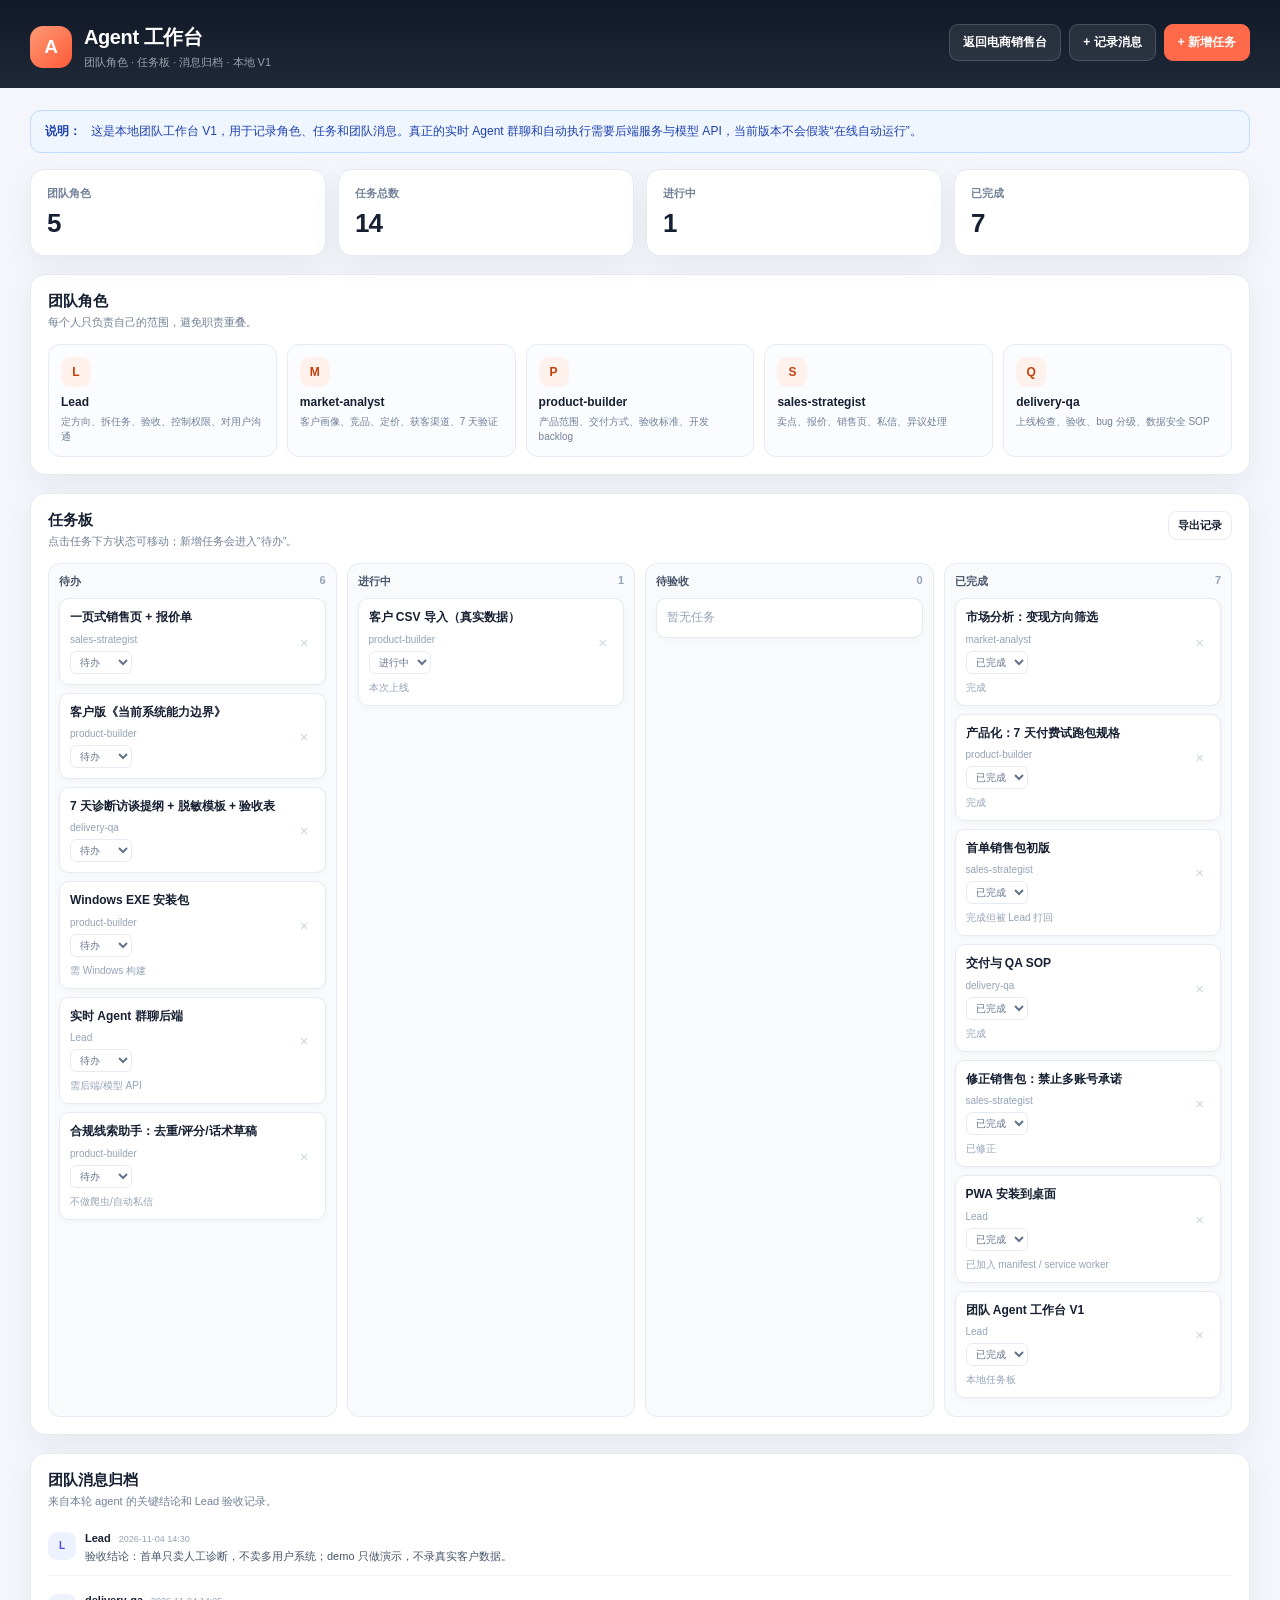
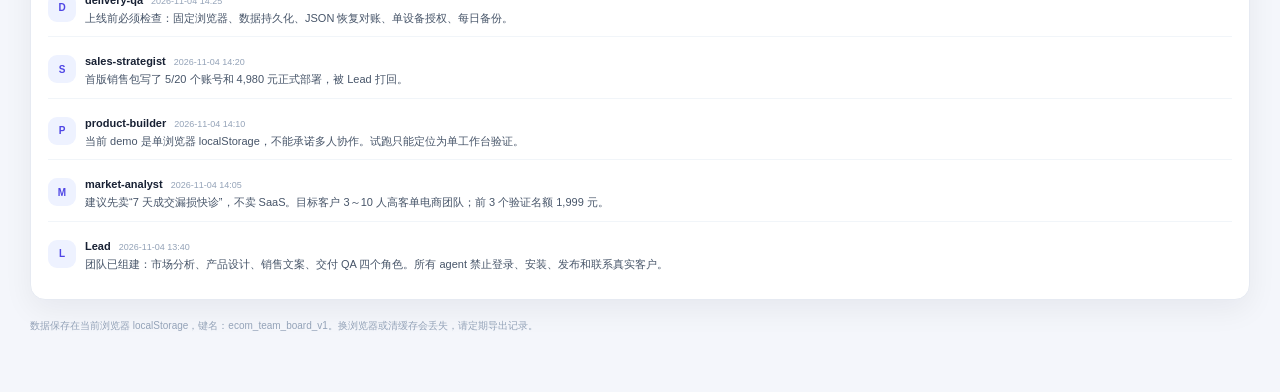
<file: team.html>
<!doctype html>
<html lang="zh-CN">
<head>
  <meta charset="utf-8">
  <meta name="viewport" content="width=device-width, initial-scale=1">
  <meta name="theme-color" content="#111827">
  <title>Agent 工作台 · 电商销售台</title>
  <style>
    :root { --bg:#f4f6fb; --surface:#fff; --ink:#172033; --muted:#718096; --line:#e6eaf2; --accent:#ff6b4a; --navy:#111827; --green:#0f9d8a; --shadow:0 10px 30px rgba(17,24,39,.06); }
    * { box-sizing:border-box; }
    body { margin:0; background:var(--bg); color:var(--ink); font-family:-apple-system,BlinkMacSystemFont,"Segoe UI","Microsoft YaHei","PingFang SC",sans-serif; }
    button,input,select,textarea { font:inherit; }
    button { cursor:pointer; }
    .top { display:flex; justify-content:space-between; align-items:flex-start; gap:18px; padding:24px 30px 18px; background:linear-gradient(180deg,#111827,#1f2937); color:#fff; }
    .brand { display:flex; align-items:center; gap:12px; }
    .logo { width:42px; height:42px; display:grid; place-items:center; border-radius:13px; background:linear-gradient(135deg,#ff9a76,#ff5a36); font-weight:900; font-size:19px; }
    .brand h1 { margin:0; font-size:20px; letter-spacing:-.02em; }
    .brand p { margin:4px 0 0; color:#9ca3af; font-size:11px; }
    .top-actions { display:flex; gap:8px; flex-wrap:wrap; justify-content:flex-end; }
    .btn { display:inline-flex; align-items:center; justify-content:center; gap:6px; padding:9px 13px; border:1px solid rgba(255,255,255,.16); border-radius:9px; background:rgba(255,255,255,.08); color:#fff; text-decoration:none; font-size:12px; font-weight:700; }
    .btn:hover { background:rgba(255,255,255,.14); }
    .btn.primary { border-color:#ff6b4a; background:#ff6b4a; }
    .btn.dark { border-color:var(--line); background:#fff; color:var(--ink); }
    .btn.small { padding:6px 9px; font-size:11px; }
    .btn.danger { border-color:#fecaca; background:#fff5f5; color:#dc2626; }
    main { max-width:1440px; margin:0 auto; padding:22px 30px 48px; }
    .notice { display:flex; gap:10px; align-items:flex-start; margin-bottom:16px; padding:11px 14px; border:1px solid #bfdbfe; border-radius:11px; background:#eff6ff; color:#1e40af; font-size:12px; line-height:1.6; }
    .stats { display:grid; grid-template-columns:repeat(4,minmax(0,1fr)); gap:12px; margin-bottom:18px; }
    .stat { padding:16px; border:1px solid var(--line); border-radius:14px; background:#fff; box-shadow:var(--shadow); }
    .stat span { display:block; color:var(--muted); font-size:11px; font-weight:700; }
    .stat strong { display:block; margin-top:7px; font-size:26px; letter-spacing:-.04em; }
    .section { margin-bottom:18px; padding:17px; border:1px solid var(--line); border-radius:15px; background:#fff; box-shadow:var(--shadow); }
    .section-head { display:flex; justify-content:space-between; align-items:flex-start; gap:12px; margin-bottom:14px; }
    .section-head h2 { margin:0; font-size:15px; }
    .section-head p { margin:4px 0 0; color:var(--muted); font-size:11px; }
    .roles { display:grid; grid-template-columns:repeat(5,minmax(0,1fr)); gap:10px; }
    .role { padding:12px; border:1px solid var(--line); border-radius:12px; background:#fbfcff; }
    .role .avatar { width:30px; height:30px; display:grid; place-items:center; border-radius:9px; background:#fff1ec; color:#c2410c; font-size:12px; font-weight:900; margin-bottom:8px; }
    .role strong { display:block; font-size:12px; }
    .role p { margin:5px 0 0; color:var(--muted); font-size:10px; line-height:1.5; }
    .board { display:grid; grid-template-columns:repeat(4,minmax(220px,1fr)); gap:10px; overflow:auto; }
    .column { min-height:180px; padding:10px; border:1px solid var(--line); border-radius:12px; background:#f8fafc; }
    .column h3 { display:flex; justify-content:space-between; gap:8px; margin:0 0 9px; color:#475569; font-size:11px; }
    .column h3 span { color:#94a3b8; }
    .task { margin-bottom:8px; padding:10px; border:1px solid var(--line); border-radius:10px; background:#fff; box-shadow:0 2px 7px rgba(17,24,39,.03); }
    .task-title { font-size:12px; font-weight:750; line-height:1.45; }
    .task-meta { display:flex; justify-content:space-between; gap:8px; margin-top:7px; color:#94a3b8; font-size:10px; }
    .task select { max-width:100%; padding:4px 5px; border:1px solid var(--line); border-radius:6px; background:#fff; color:#64748b; font-size:10px; }
    .task .delete { border:0; background:transparent; color:#cbd5e1; font-size:15px; line-height:1; }
    .task .delete:hover { color:#dc2626; }
    .messages { display:grid; gap:9px; max-height:420px; overflow:auto; }
    .message { display:flex; gap:9px; padding:9px 0; border-bottom:1px solid #f1f5f9; }
    .message:last-child { border-bottom:0; }
    .msg-avatar { width:28px; height:28px; flex:0 0 28px; display:grid; place-items:center; border-radius:9px; background:#eef2ff; color:#4f46e5; font-size:10px; font-weight:900; }
    .msg-body { min-width:0; }
    .msg-head { display:flex; gap:8px; align-items:baseline; flex-wrap:wrap; }
    .msg-head strong { font-size:11px; }
    .msg-head span { color:#94a3b8; font-size:9px; }
    .msg-body p { margin:4px 0 0; color:#475569; font-size:11px; line-height:1.6; white-space:pre-wrap; }
    .footer-note { margin-top:16px; color:#94a3b8; font-size:10px; line-height:1.6; }
    @media (max-width:1100px) { .roles { grid-template-columns:repeat(3,minmax(0,1fr)); } .stats { grid-template-columns:repeat(2,minmax(0,1fr)); } }
    @media (max-width:760px) { .top { flex-direction:column; padding:18px 16px; } .top-actions { justify-content:flex-start; } main { padding:16px 14px 40px; } .roles { grid-template-columns:1fr 1fr; } .stats { grid-template-columns:1fr 1fr; } .board { grid-template-columns:repeat(4,240px); } .section { padding:13px; } }
  </style>
</head>
<body>
  <header class="top">
    <div class="brand">
      <div class="logo">A</div>
      <div><h1>Agent 工作台</h1><p>团队角色 · 任务板 · 消息归档 · 本地 V1</p></div>
    </div>
    <div class="top-actions">
      <a class="btn" href="./index.html">返回电商销售台</a>
      <button class="btn" id="addMessageBtn" type="button">+ 记录消息</button>
      <button class="btn primary" id="addTaskBtn" type="button">+ 新增任务</button>
    </div>
  </header>

  <main>
    <div class="notice"><strong>说明：</strong>这是本地团队工作台 V1，用于记录角色、任务和团队消息。真正的实时 Agent 群聊和自动执行需要后端服务与模型 API，当前版本不会假装“在线自动运行”。</div>

    <div class="stats">
      <div class="stat"><span>团队角色</span><strong id="statAgents">5</strong></div>
      <div class="stat"><span>任务总数</span><strong id="statTasks">0</strong></div>
      <div class="stat"><span>进行中</span><strong id="statDoing">0</strong></div>
      <div class="stat"><span>已完成</span><strong id="statDone">0</strong></div>
    </div>

    <section class="section">
      <div class="section-head"><div><h2>团队角色</h2><p>每个人只负责自己的范围，避免职责重叠。</p></div></div>
      <div class="roles" id="roles"></div>
    </section>

    <section class="section">
      <div class="section-head"><div><h2>任务板</h2><p>点击任务下方状态可移动；新增任务会进入“待办”。</p></div><button class="btn dark small" id="exportBtn" type="button">导出记录</button></div>
      <div class="board" id="board"></div>
    </section>

    <section class="section">
      <div class="section-head"><div><h2>团队消息归档</h2><p>来自本轮 agent 的关键结论和 Lead 验收记录。</p></div></div>
      <div class="messages" id="messages"></div>
    </section>

    <p class="footer-note">数据保存在当前浏览器 localStorage，键名：ecom_team_board_v1。换浏览器或清缓存会丢失，请定期导出记录。</p>
  </main>

  <script>
    const STORAGE_KEY = 'ecom_team_board_v1';
    const STATUSES = {
      todo: { label: '待办' },
      doing: { label: '进行中' },
      review: { label: '待验收' },
      done: { label: '已完成' }
    };

    const roles = [
      { name: 'Lead', short: 'L', desc: '定方向、拆任务、验收、控制权限、对用户沟通' },
      { name: 'market-analyst', short: 'M', desc: '客户画像、竞品、定价、获客渠道、7 天验证' },
      { name: 'product-builder', short: 'P', desc: '产品范围、交付方式、验收标准、开发 backlog' },
      { name: 'sales-strategist', short: 'S', desc: '卖点、报价、销售页、私信、异议处理' },
      { name: 'delivery-qa', short: 'Q', desc: '上线检查、验收、bug 分级、数据安全 SOP' }
    ];

    const defaultTasks = [
      { id: 't1', title: '市场分析：变现方向筛选', owner: 'market-analyst', status: 'done', note: '完成' },
      { id: 't2', title: '产品化：7 天付费试跑包规格', owner: 'product-builder', status: 'done', note: '完成' },
      { id: 't3', title: '首单销售包初版', owner: 'sales-strategist', status: 'done', note: '完成但被 Lead 打回' },
      { id: 't4', title: '交付与 QA SOP', owner: 'delivery-qa', status: 'done', note: '完成' },
      { id: 't5', title: '修正销售包：禁止多账号承诺', owner: 'sales-strategist', status: 'done', note: '已修正' },
      { id: 't6', title: '一页式销售页 + 报价单', owner: 'sales-strategist', status: 'todo', note: '' },
      { id: 't7', title: '客户版《当前系统能力边界》', owner: 'product-builder', status: 'todo', note: '' },
      { id: 't8', title: '7 天诊断访谈提纲 + 脱敏模板 + 验收表', owner: 'delivery-qa', status: 'todo', note: '' },
      { id: 't9', title: 'PWA 安装到桌面', owner: 'Lead', status: 'done', note: '已加入 manifest / service worker' },
      { id: 't10', title: '团队 Agent 工作台 V1', owner: 'Lead', status: 'done', note: '本地任务板' },
      { id: 't11', title: '客户 CSV 导入（真实数据）', owner: 'product-builder', status: 'doing', note: '本次上线' },
      { id: 't12', title: 'Windows EXE 安装包', owner: 'product-builder', status: 'todo', note: '需 Windows 构建' },
      { id: 't13', title: '实时 Agent 群聊后端', owner: 'Lead', status: 'todo', note: '需后端/模型 API' },
      { id: 't14', title: '合规线索助手：去重/评分/话术草稿', owner: 'product-builder', status: 'todo', note: '不做爬虫/自动私信' }
    ];

    const defaultMessages = [
      { id: 'm1', author: 'Lead', time: '2026-11-04 13:40', text: '团队已组建：市场分析、产品设计、销售文案、交付 QA 四个角色。所有 agent 禁止登录、安装、发布和联系真实客户。' },
      { id: 'm2', author: 'market-analyst', time: '2026-11-04 14:05', text: '建议先卖“7 天成交漏损快诊”，不卖 SaaS。目标客户 3～10 人高客单电商团队；前 3 个验证名额 1,999 元。' },
      { id: 'm3', author: 'product-builder', time: '2026-11-04 14:10', text: '当前 demo 是单浏览器 localStorage，不能承诺多人协作。试跑只能定位为单工作台验证。' },
      { id: 'm4', author: 'sales-strategist', time: '2026-11-04 14:20', text: '首版销售包写了 5/20 个账号和 4,980 元正式部署，被 Lead 打回。' },
      { id: 'm5', author: 'delivery-qa', time: '2026-11-04 14:25', text: '上线前必须检查：固定浏览器、数据持久化、JSON 恢复对账、单设备授权、每日备份。' },
      { id: 'm6', author: 'Lead', time: '2026-11-04 14:30', text: '验收结论：首单只卖人工诊断，不卖多用户系统；demo 只做演示，不录真实客户数据。' }
    ];

    let data = loadData();

    function uid(prefix) { return prefix + '_' + Date.now().toString(36) + '_' + Math.random().toString(36).slice(2, 6); }
    function esc(value) { return String(value ?? '').replace(/[&<>"']/g, (ch) => ({ '&':'&amp;', '<':'&lt;', '>':'&gt;', '"':'&quot;', "'":'&#39;' }[ch])); }

    function loadData() {
      try {
        const raw = localStorage.getItem(STORAGE_KEY);
        if (raw) {
          const parsed = JSON.parse(raw);
          if (parsed && Array.isArray(parsed.tasks) && Array.isArray(parsed.messages)) return parsed;
        }
      } catch (err) { console.warn(err); }
      return { tasks: defaultTasks, messages: defaultMessages };
    }

    function saveData() {
      try { localStorage.setItem(STORAGE_KEY, JSON.stringify(data)); }
      catch (err) { console.warn('save failed', err); }
    }

    function renderStats() {
      document.getElementById('statAgents').textContent = roles.length;
      document.getElementById('statTasks').textContent = data.tasks.length;
      document.getElementById('statDoing').textContent = data.tasks.filter((t) => t.status === 'doing' || t.status === 'review').length;
      document.getElementById('statDone').textContent = data.tasks.filter((t) => t.status === 'done').length;
    }

    function renderRoles() {
      document.getElementById('roles').innerHTML = roles.map((r) => `<div class="role"><div class="avatar">${esc(r.short)}</div><strong>${esc(r.name)}</strong><p>${esc(r.desc)}</p></div>`).join('');
    }

    function renderBoard() {
      const board = document.getElementById('board');
      board.innerHTML = Object.entries(STATUSES).map(([key, meta]) => {
        const tasks = data.tasks.filter((t) => t.status === key);
        return `<div class="column"><h3>${meta.label}<span>${tasks.length}</span></h3>${tasks.map((t) => `
          <div class="task">
            <div class="task-title">${esc(t.title)}</div>
            <div class="task-meta"><span>${esc(t.owner)}</span><button class="delete" type="button" data-delete="${esc(t.id)}" title="删除">×</button></div>
            <select data-status="${esc(t.id)}">${Object.entries(STATUSES).map(([k, v]) => `<option value="${k}" ${k === t.status ? 'selected' : ''}>${v.label}</option>`).join('')}</select>
            ${t.note ? `<div class="task-meta"><span>${esc(t.note)}</span></div>` : ''}
          </div>`).join('') || '<div class="task"><div class="task-title" style="color:#94a3b8;font-weight:500">暂无任务</div></div>'}</div>`;
      }).join('');
    }

    function renderMessages() {
      document.getElementById('messages').innerHTML = data.messages.slice().reverse().map((m) => `
        <div class="message">
          <div class="msg-avatar">${esc((m.author || '?').slice(0, 1).toUpperCase())}</div>
          <div class="msg-body"><div class="msg-head"><strong>${esc(m.author)}</strong><span>${esc(m.time)}</span></div><p>${esc(m.text)}</p></div>
        </div>`).join('');
    }

    function renderAll() { renderStats(); renderRoles(); renderBoard(); renderMessages(); }

    document.getElementById('addTaskBtn').addEventListener('click', () => {
      const title = prompt('任务标题：');
      if (!title || !title.trim()) return;
      const owner = prompt('负责人（Lead / market-analyst / product-builder / sales-strategist / delivery-qa）：', 'Lead') || 'Lead';
      data.tasks.unshift({ id: uid('task'), title: title.trim(), owner: owner.trim(), status: 'todo', note: '' });
      saveData(); renderAll();
    });

    document.getElementById('addMessageBtn').addEventListener('click', () => {
      const text = prompt('记录一条团队消息：');
      if (!text || !text.trim()) return;
      data.messages.push({ id: uid('msg'), author: 'Lead', time: new Date().toLocaleString('zh-CN'), text: text.trim() });
      saveData(); renderAll();
    });

    document.getElementById('exportBtn').addEventListener('click', () => {
      const blob = new Blob([JSON.stringify(data, null, 2)], { type: 'application/json' });
      const url = URL.createObjectURL(blob);
      const a = document.createElement('a');
      a.href = url; a.download = 'agent-team-board-' + new Date().toISOString().slice(0, 10) + '.json';
      document.body.appendChild(a); a.click(); a.remove();
      setTimeout(() => URL.revokeObjectURL(url), 500);
    });

    document.getElementById('board').addEventListener('change', (e) => {
      const select = e.target.closest('select[data-status]');
      if (!select) return;
      const task = data.tasks.find((t) => t.id === select.dataset.status);
      if (!task) return;
      task.status = select.value; task.updatedAt = new Date().toISOString();
      saveData(); renderAll();
    });

    document.getElementById('board').addEventListener('click', (e) => {
      const btn = e.target.closest('[data-delete]');
      if (!btn) return;
      if (!confirm('确定删除这个任务？')) return;
      data.tasks = data.tasks.filter((t) => t.id !== btn.dataset.delete);
      saveData(); renderAll();
    });

    if ('serviceWorker' in navigator) {
      window.addEventListener('load', () => navigator.serviceWorker.register('./sw.js').catch(() => {}));
    }

    renderAll();
  </script>
</body>
</html>
</file>
<file: styles.css>
:root {
  --bg: #f4f6fb;
  --surface: #ffffff;
  --ink: #172033;
  --muted: #718096;
  --line: #e6eaf2;
  --accent: #ff6b4a;
  --accent-dark: #e85535;
  --teal: #0f9d8a;
  --navy: #111827;
  --shadow: 0 10px 30px rgba(17, 24, 39, .06);
}

* { box-sizing: border-box; }
html, body { min-height: 100%; }
body {
  margin: 0;
  background: var(--bg);
  color: var(--ink);
  font-family: -apple-system, BlinkMacSystemFont, "Segoe UI", "Microsoft YaHei", "PingFang SC", sans-serif;
  -webkit-font-smoothing: antialiased;
}
button, input, select, textarea { font: inherit; }
button { cursor: pointer; }
.hidden { display: none !important; }

.app {
  display: grid;
  grid-template-columns: 240px minmax(0, 1fr);
  min-height: 100vh;
}

.sidebar {
  position: sticky;
  top: 0;
  height: 100vh;
  display: flex;
  flex-direction: column;
  padding: 22px 16px;
  background: linear-gradient(180deg, #111827 0%, #1f2937 100%);
  color: #fff;
}

.brand { display: flex; align-items: center; gap: 11px; padding: 0 8px 26px; }
.logo {
  width: 38px; height: 38px; flex: 0 0 38px;
  display: grid; place-items: center;
  border-radius: 13px;
  background: linear-gradient(135deg, #ff9a76, #ff5a36);
  box-shadow: 0 8px 20px rgba(255, 90, 54, .28);
  font-weight: 900; font-size: 18px;
}
.brand h2 { margin: 0; font-size: 16px; letter-spacing: .01em; }
.brand p { margin: 3px 0 0; color: #9ca3af; font-size: 10px; letter-spacing: .08em; }

.nav { display: flex; flex-direction: column; gap: 6px; }
.nav-item {
  display: flex; align-items: center; gap: 8px;
  width: 100%; padding: 11px 12px;
  border: 0; border-radius: 10px;
  background: transparent; color: #cbd5e1;
  font-size: 14px; text-align: left;
  transition: background .16s ease, color .16s ease;
}
.nav-item:hover { background: rgba(255,255,255,.08); color: #fff; }
.nav-item.active {
  background: linear-gradient(90deg, rgba(255,107,74,.26), rgba(255,107,74,.08));
  color: #fff;
  box-shadow: inset 3px 0 0 var(--accent);
}
.nav-badge {
  margin-left: auto; min-width: 19px; padding: 1px 6px;
  border-radius: 20px; background: var(--accent); color: #fff;
  font-size: 11px; text-align: center;
}

.sidebar-footer {
  margin-top: auto; display: grid; gap: 8px;
  padding-top: 18px; border-top: 1px solid rgba(255,255,255,.1);
}
.save-note { color: #7f8a9b; font-size: 10px; padding: 0 4px 4px; }
.ghost-dark {
  width: 100%; padding: 9px 10px;
  border: 1px solid rgba(255,255,255,.12); border-radius: 9px;
  background: transparent; color: #cbd5e1; font-size: 12px; text-align: left;
}
.ghost-dark:hover { background: rgba(255,255,255,.08); color: #fff; }
.danger-text { color: #fca5a5; }

main { min-width: 0; padding: 28px 32px 56px; }
.topbar {
  display: flex; justify-content: space-between; align-items: flex-start;
  gap: 20px; margin-bottom: 24px;
}
.eyebrow {
  margin: 0 0 7px; color: #94a3b8;
  font-size: 10px; font-weight: 800; letter-spacing: .14em;
}
h1 { margin: 0; font-size: clamp(24px, 3vw, 32px); letter-spacing: -.04em; }
#pageSubtitle { margin: 7px 0 0; color: var(--muted); font-size: 13px; }
.top-actions { display: flex; align-items: center; gap: 10px; flex-wrap: wrap; justify-content: flex-end; }
.search-box input {
  width: min(260px, 48vw); padding: 10px 13px;
  border: 1px solid var(--line); border-radius: 10px;
  background: var(--surface); color: var(--ink); outline: none;
  box-shadow: 0 2px 8px rgba(17,24,39,.03);
  font-size: 13px;
}
.search-box input:focus { border-color: #fca58f; box-shadow: 0 0 0 3px rgba(255,107,74,.1); }

.btn {
  display: inline-flex; align-items: center; justify-content: center; gap: 6px;
  padding: 9px 14px; border: 1px solid var(--line); border-radius: 10px;
  background: var(--surface); color: var(--ink);
  font-size: 13px; font-weight: 700; white-space: nowrap;
  transition: transform .12s ease, box-shadow .16s ease, background .16s ease;
}
.btn:hover { background: #fbfcff; box-shadow: 0 5px 14px rgba(17,24,39,.06); }
.btn:active { transform: translateY(1px); }
.btn.primary {
  border-color: var(--accent); background: var(--accent); color: #fff;
  box-shadow: 0 8px 18px rgba(255,107,74,.22);
}
.btn.primary:hover { background: var(--accent-dark); box-shadow: 0 10px 22px rgba(255,107,74,.26); }
.btn.small { padding: 7px 10px; font-size: 12px; }
.btn.tiny { padding: 5px 8px; font-size: 11px; }
.btn.danger { border-color: #fecaca; background: #fff5f5; color: #dc2626; }
.btn.danger:hover { background: #fee2e2; }
.icon-btn {
  width: 34px; height: 34px; flex: 0 0 34px;
  display: grid; place-items: center;
  border: 1px solid var(--line); border-radius: 10px;
  background: #fff; color: #64748b; font-size: 21px; line-height: 1;
}
.icon-btn:hover { background: #f8fafc; color: var(--ink); }

.view { display: none; }
.view.active { display: block; }

.kpi-grid { display: grid; grid-template-columns: repeat(4, minmax(0, 1fr)); gap: 14px; margin-bottom: 18px; }
.kpi-grid.three { grid-template-columns: repeat(3, minmax(0, 1fr)); }
.kpi {
  position: relative; overflow: hidden;
  min-height: 122px; padding: 18px;
  border: 1px solid var(--line); border-radius: 16px;
  background: var(--surface); box-shadow: var(--shadow);
}
.kpi::after {
  content: ""; position: absolute; right: -24px; bottom: -34px;
  width: 92px; height: 92px; border-radius: 50%;
  background: radial-gradient(circle, rgba(255,107,74,.12), transparent 68%);
}
.kpi.accent-kpi { background: linear-gradient(135deg, #fff7f3, #fff); border-color: #ffd6c9; }
.kpi-label { color: var(--muted); font-size: 12px; font-weight: 700; }
.kpi-value { margin: 9px 0 5px; font-size: 28px; font-weight: 850; letter-spacing: -.04em; }
.kpi-note { color: #94a3b8; font-size: 11px; }

.panel {
  margin-bottom: 18px; padding: 18px;
  border: 1px solid var(--line); border-radius: 16px;
  background: var(--surface); box-shadow: var(--shadow);
}
.panel-head {
  display: flex; justify-content: space-between; align-items: flex-start;
  gap: 14px; margin-bottom: 16px;
}
.panel-head h3 { margin: 0; font-size: 15px; }
.panel-head p { margin: 4px 0 0; color: var(--muted); font-size: 12px; }
.grid-2 { display: grid; grid-template-columns: 1.15fr .85fr; gap: 18px; }
.recent-panel { margin-top: 0; }

.funnel { display: grid; gap: 15px; padding-top: 2px; }
.funnel-row { display: grid; gap: 7px; }
.funnel-top { display: flex; justify-content: space-between; align-items: center; gap: 12px; font-size: 12px; }
.funnel-top span:first-child { color: #475569; font-weight: 700; }
.funnel-top span:last-child { color: var(--muted); }
.funnel-top strong { color: var(--ink); font-size: 14px; }
.funnel-top em { margin-left: 5px; color: #94a3b8; font-style: normal; font-size: 10px; }
.funnel-track { height: 9px; overflow: hidden; border-radius: 99px; background: #f1f5f9; }
.funnel-fill { height: 100%; min-width: 0; border-radius: inherit; background: linear-gradient(90deg, #ff9a76, #ff6b4a); transition: width .35s ease; }
.funnel-fill.f2 { background: linear-gradient(90deg, #67e8f9, #06b6d4); }
.funnel-fill.f3 { background: linear-gradient(90deg, #fde68a, #f59e0b); }
.funnel-fill.f4 { background: linear-gradient(90deg, #c4b5fd, #8b5cf6); }
.funnel-fill.f5 { background: linear-gradient(90deg, #86efac, #22c55e); }

.list-item {
  display: flex; align-items: center; justify-content: space-between; gap: 14px;
  padding: 12px 0; border-bottom: 1px solid #f1f5f9;
}
.list-item:last-child { border-bottom: 0; padding-bottom: 2px; }
.list-main { min-width: 0; }
.list-title { display: flex; align-items: center; gap: 8px; flex-wrap: wrap; font-size: 13px; }
.list-title strong { font-size: 13px; }
.list-meta { margin-top: 5px; color: var(--muted); font-size: 11px; }
.due { font-weight: 700; }
.due.overdue { color: #dc2626; }
.due.today { color: #c2410c; }
.due.soon { color: #0f766e; }
.due.muted { color: #94a3b8; font-weight: 500; }

.activity-item { display: flex; gap: 11px; padding: 12px 0; border-bottom: 1px solid #f1f5f9; }
.activity-item:last-child { border-bottom: 0; padding-bottom: 2px; }
.activity-dot { width: 8px; height: 8px; flex: 0 0 8px; margin-top: 6px; border-radius: 50%; background: var(--teal); box-shadow: 0 0 0 4px rgba(15,157,138,.1); }
.activity-body { min-width: 0; }
.activity-head { display: flex; align-items: baseline; gap: 8px; flex-wrap: wrap; }
.activity-head strong { font-size: 13px; }
.activity-head span { color: #94a3b8; font-size: 10px; }
.activity-body p { margin: 4px 0 0; color: #64748b; font-size: 12px; line-height: 1.55; }

.filters { display: flex; align-items: center; gap: 8px; flex-wrap: wrap; justify-content: flex-end; }
.select-compact {
  max-width: 132px; padding: 8px 10px;
  border: 1px solid var(--line); border-radius: 9px;
  background: #fff; color: #475569; font-size: 12px; outline: none;
}
.select-compact:focus { border-color: #fca58f; }

.table-wrap { overflow: auto; border: 1px solid var(--line); border-radius: 12px; }
table { width: 100%; min-width: 920px; border-collapse: collapse; }
th {
  padding: 11px 14px; background: #f8fafc;
  color: #94a3b8; font-size: 10px; font-weight: 800;
  letter-spacing: .06em; text-align: left; text-transform: uppercase;
}
td { padding: 13px 14px; border-top: 1px solid var(--line); font-size: 12px; vertical-align: middle; }
tbody tr { transition: background .12s ease; }
tbody tr[data-customer-id] { cursor: pointer; }
tbody tr[data-customer-id]:hover { background: #fbfcff; }
.customer-inline { display: flex; align-items: center; gap: 10px; min-width: 160px; }
.avatar {
  width: 34px; height: 34px; flex: 0 0 34px;
  display: grid; place-items: center;
  border-radius: 11px; background: #fff1ec; color: #c2410c;
  font-size: 13px; font-weight: 850;
}
.customer-inline strong { display: block; font-size: 12px; }
.customer-inline span { display: block; max-width: 170px; overflow: hidden; margin-top: 3px; color: #94a3b8; font-size: 10px; text-overflow: ellipsis; white-space: nowrap; }
.source-chip, .mini-tag, .count-pill {
  display: inline-flex; align-items: center; padding: 3px 7px;
  border-radius: 6px; background: #f1f5f9; color: #64748b;
  font-size: 10px; font-weight: 700; white-space: nowrap;
}
.product-cell { min-width: 130px; color: #475569; }
.mini-tags { display: flex; gap: 4px; flex-wrap: wrap; margin-top: 5px; }
.mini-tag { background: #eef2ff; color: #4f46e5; }
.row-actions { display: flex; gap: 6px; white-space: nowrap; }

.badge { display: inline-flex; align-items: center; padding: 4px 8px; border-radius: 999px; font-size: 10px; font-weight: 800; white-space: nowrap; }
.badge.new { background: #eef2ff; color: #4f46e5; }
.badge.contacted { background: #e0f2fe; color: #0369a1; }
.badge.qualified { background: #fef3c7; color: #b45309; }
.badge.quoted { background: #ede9fe; color: #6d28d9; }
.badge.won { background: #dcfce7; color: #15803d; }
.badge.lost { background: #f1f5f9; color: #64748b; }
.badge-order.pending { background: #fef3c7; color: #b45309; }
.badge-order.paid { background: #dbeafe; color: #1d4ed8; }
.badge-order.shipped { background: #e0f2fe; color: #0369a1; }
.badge-order.completed { background: #dcfce7; color: #15803d; }
.badge-order.refunded { background: #fee2e2; color: #b91c1c; }
.priority { display: inline-flex; align-items: center; gap: 5px; color: #64748b; font-size: 11px; }
.priority::before { content: ""; width: 6px; height: 6px; border-radius: 50%; background: #cbd5e1; }
.priority.high { color: #dc2626; }
.priority.high::before { background: #ef4444; }
.priority.medium { color: #b45309; }
.priority.medium::before { background: #f59e0b; }
.priority.low { color: #64748b; }

.followup-group { padding: 2px 0 15px; }
.followup-group + .followup-group { padding-top: 15px; border-top: 1px solid #f1f5f9; }
.group-head { display: flex; justify-content: space-between; align-items: center; gap: 12px; margin-bottom: 6px; }
.group-head h4 { margin: 0; font-size: 13px; }
.group-head p { margin: 3px 0 0; color: #94a3b8; font-size: 11px; }

.empty { padding: 34px 20px; text-align: center; color: #94a3b8; }
.empty strong { display: block; margin-bottom: 5px; color: #64748b; font-size: 13px; }
.empty p { margin: 0; font-size: 12px; }
.empty.small { padding: 18px 10px; }
.empty.small p { font-size: 11px; }

.drawer {
  position: fixed; top: 0; right: 0; z-index: 60;
  width: min(520px, 100vw); height: 100vh; overflow-y: auto;
  padding: 24px; background: #fff;
  box-shadow: -20px 0 55px rgba(15,23,42,.16);
}
.drawer-head { display: flex; justify-content: space-between; align-items: flex-start; gap: 12px; padding-bottom: 18px; border-bottom: 1px solid var(--line); }
.drawer-head h2 { margin: 0 0 7px; font-size: 23px; letter-spacing: -.03em; }
.drawer-actions { display: flex; gap: 8px; flex-wrap: wrap; margin: 18px 0 4px; }
.detail-grid { display: grid; grid-template-columns: 1fr 1fr; gap: 10px; margin: 16px 0; }
.detail-grid > div { padding: 10px; border: 1px solid var(--line); border-radius: 10px; background: #f8fafc; }
.detail-grid span { display: block; margin-bottom: 4px; color: #94a3b8; font-size: 10px; }
.detail-grid strong { display: block; overflow: hidden; font-size: 12px; text-overflow: ellipsis; white-space: nowrap; }
.suggestion { margin: 14px 0; padding: 12px 13px; border: 1px solid #fed7aa; border-radius: 12px; background: linear-gradient(135deg, #fff7ed, #fff1f2); font-size: 12px; line-height: 1.65; }
.suggestion span { display: block; margin-bottom: 4px; color: #c2410c; font-size: 10px; font-weight: 850; letter-spacing: .04em; }
.suggestion p { margin: 0; color: #7c2d12; }
.detail-section { padding: 16px 0; border-top: 1px solid #f1f5f9; }
.detail-section h4 { margin: 0 0 10px; font-size: 12px; }
.section-head { display: flex; justify-content: space-between; align-items: center; gap: 10px; margin-bottom: 10px; }
.section-head h4 { margin: 0; }
.notes { margin: 0; color: #475569; font-size: 12px; line-height: 1.7; white-space: pre-wrap; }
.timeline { display: grid; gap: 13px; }
.timeline-item { position: relative; display: flex; gap: 10px; }
.timeline-dot { width: 8px; height: 8px; flex: 0 0 8px; margin-top: 5px; border-radius: 50%; background: var(--teal); box-shadow: 0 0 0 4px rgba(15,157,138,.1); }
.timeline-body { min-width: 0; }
.timeline-head { display: flex; justify-content: space-between; gap: 10px; align-items: baseline; }
.timeline-head strong { font-size: 12px; }
.timeline-head span { color: #94a3b8; font-size: 10px; white-space: nowrap; }
.timeline-body p { margin: 4px 0 0; color: #475569; font-size: 12px; line-height: 1.6; }
.timeline-body small { display: block; margin-top: 5px; color: #0f766e; font-size: 10px; }
.mini-orders { display: grid; gap: 8px; }
.mini-order { display: flex; justify-content: space-between; align-items: center; gap: 12px; padding: 10px; border: 1px solid var(--line); border-radius: 10px; background: #fbfcff; }
.mini-order > div { min-width: 0; }
.mini-order strong { display: block; font-size: 12px; }
.mini-order span { display: block; margin-top: 3px; color: #94a3b8; font-size: 10px; }
.mini-order > div:last-child { text-align: right; }

.overlay { position: fixed; inset: 0; z-index: 50; background: rgba(15,23,42,.5); backdrop-filter: blur(2px); }
.modal {
  position: fixed; left: 50%; top: 50%; z-index: 70;
  width: min(640px, calc(100vw - 32px)); max-height: 90vh; overflow-y: auto;
  padding: 22px; border-radius: 18px; background: #fff;
  box-shadow: 0 30px 80px rgba(15,23,42,.24);
  transform: translate(-50%, -50%);
}
.modal-head { display: flex; justify-content: space-between; align-items: center; gap: 12px; margin-bottom: 18px; }
.modal-head h2 { margin: 0; font-size: 19px; letter-spacing: -.02em; }
.form-grid { display: grid; grid-template-columns: 1fr 1fr; gap: 13px; }
.field { display: flex; flex-direction: column; gap: 6px; color: #475569; font-size: 11px; font-weight: 750; }
.field input, .field select, .field textarea {
  width: 100%; padding: 10px 11px;
  border: 1px solid #dbe2ea; border-radius: 9px;
  background: #fff; color: var(--ink); outline: none; font-size: 13px;
  transition: border .15s ease, box-shadow .15s ease;
}
.field input:focus, .field select:focus, .field textarea:focus { border-color: #fca58f; box-shadow: 0 0 0 3px rgba(255,107,74,.09); }
.field textarea { resize: vertical; line-height: 1.55; }
.span-2 { grid-column: span 2; }
.form-actions { display: flex; justify-content: flex-end; gap: 9px; margin-top: 19px; padding-top: 16px; border-top: 1px solid var(--line); }
.toast {
  position: fixed; left: 50%; bottom: 26px; z-index: 100;
  max-width: calc(100vw - 32px); padding: 11px 17px;
  border-radius: 11px; background: #111827; color: #fff;
  box-shadow: 0 12px 30px rgba(15,23,42,.2);
  font-size: 13px; transform: translateX(-50%);
}

@media (max-width: 1050px) {
  .kpi-grid { grid-template-columns: repeat(2, minmax(0, 1fr)); }
  .grid-2 { grid-template-columns: 1fr; }
}

@media (max-width: 860px) {
  .app { display: block; }
  .sidebar {
    position: fixed; left: 0; right: 0; bottom: 0; z-index: 80;
    width: 100%; height: 66px; padding: 7px 10px;
    flex-direction: row; align-items: center;
    border-top: 1px solid rgba(255,255,255,.12);
  }
  .brand, .sidebar-footer { display: none; }
  .nav { flex: 1; flex-direction: row; gap: 2px; }
  .nav-item { flex: 1; justify-content: center; padding: 9px 4px; font-size: 11px; text-align: center; }
  .nav-item.active { box-shadow: inset 0 -3px 0 var(--accent); background: rgba(255,107,74,.12); }
  .nav-badge { margin-left: 0; }
  main { padding: 20px 14px 92px; }
  .topbar { flex-direction: column; align-items: stretch; gap: 14px; }
  .top-actions { justify-content: stretch; }
  .top-actions .search-box { flex: 1; }
  .search-box input { width: 100%; }
  .top-actions .btn { flex: 0 0 auto; }
  .panel { padding: 14px; }
  .panel-head { flex-direction: column; align-items: stretch; }
  .filters { justify-content: flex-start; }
  .kpi-grid.three { grid-template-columns: 1fr 1fr; }
  .drawer { width: 100vw; padding: 18px; }
  .form-grid { grid-template-columns: 1fr; }
  .span-2 { grid-column: span 1; }
}

@media (max-width: 520px) {
  .kpi-grid, .kpi-grid.three { grid-template-columns: 1fr; }
  .kpi { min-height: 100px; }
  .kpi-value { font-size: 25px; }
  .list-item { align-items: flex-start; }
  .detail-grid { grid-template-columns: 1fr; }
  .modal { width: calc(100vw - 20px); padding: 17px; }
}
</file>
